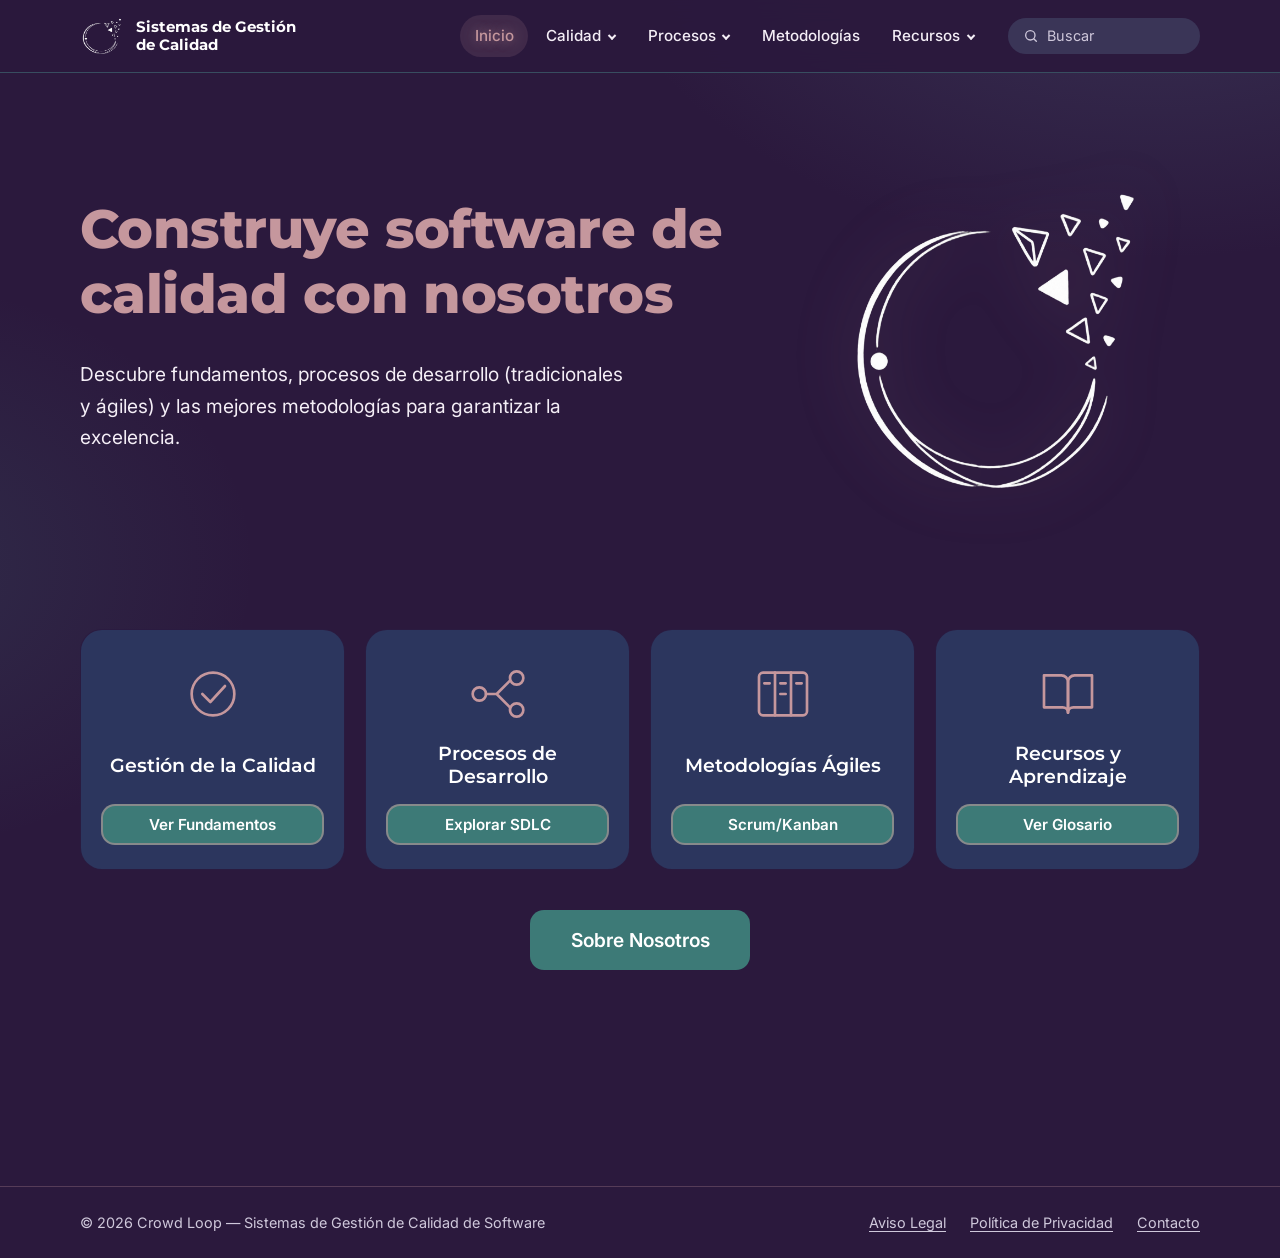
<file: index.html>
<!DOCTYPE html>
<html lang="es">
<head>
  <meta charset="utf-8">
  <meta name="viewport" content="width=device-width, initial-scale=1">
  <title>Inicio | SGCS · Crowd Loop</title>
  <meta name="description" content="Portal de Sistemas de Gestión de Calidad del Software: fundamentos, procesos y metodologías para construir software de calidad.">
  <link rel="icon" href="imagenes/logo.png" type="image/svg+xml">
  <link rel="preconnect" href="https://fonts.googleapis.com">
  <link rel="preconnect" href="https://fonts.gstatic.com" crossorigin>
  <link href="https://fonts.googleapis.com/css2?family=Inter:wght@400;500;600&family=Montserrat:wght@600;700;800&display=swap" rel="stylesheet">
  <link rel="stylesheet" href="styles.css">
  <script src="java.js" defer></script>
</head>
<body>
  <a class="skip-link" href="#contenido">Saltar al contenido</a>

  
  <header class="site-header">
    <div class="container header-inner">
      <a class="brand" href="index.html" aria-label="Sistemas de Gestión de Calidad, ir al inicio">
        <img src="imagenes/logo.png" alt="" width="44" height="44">
        <span>Sistemas de Gestión<br>de Calidad</span>
      </a>

      <!-- Botón hamburguesa: lo controla initNavigation() en java.js -->
      <button class="nav-toggle" type="button" aria-expanded="false" aria-controls="site-nav" aria-label="Abrir menú">
        <span class="nav-toggle-bar"></span>
        <span class="nav-toggle-bar"></span>
        <span class="nav-toggle-bar"></span>
      </button>

      <nav id="site-nav" class="site-nav" aria-label="Navegación principal">
        <ul class="nav-list">
          <li><a class="nav-link" href="index.html" aria-current="page">Inicio</a></li>
          <li class="has-sub">
            <a class="nav-link" href="fundamentos.html">Calidad</a>
            <ul class="submenu">
              <li><a href="fundamentos.html">Fundamentos de calidad</a></li>
            </ul>
          </li>
          <li class="has-sub">
            <a class="nav-link" href="sdlc.html">Procesos</a>
            <ul class="submenu">
              <li><a href="sdlc.html">Ciclo de vida (SDLC)</a></li>
              <li><a href="sdlc.html#models-title">Modelos tradicionales</a></li>
            </ul>
          </li>
          
          <li><a class="nav-link" href="metodologias.html">Metodologías</a></li>
          <li class="has-sub">
            <a class="nav-link" href="herramientas.html">Recursos</a>
            <ul class="submenu">
              <li><a href="herramientas.html">Herramientas de calidad</a></li>
              <li><a href="glosario.html" data-coming-soon>Glosario</a></li>
            </ul>
          </li>
        </ul>

        <form class="site-search" role="search" autocomplete="off">
          <label class="visually-hidden" for="site-search-input">Buscar en el sitio</label>
          <input id="site-search-input" type="search" placeholder="Buscar">
        </form>
      </nav>
    </div>
  </header>

<main id="contenido">

    <!-- HERO SECTION (US-01): 2 columnas en escritorio, 1 en móvil -->
    <section class="hero" aria-labelledby="hero-title">
      <div class="container hero-grid">
        <div class="hero-copy">
          <h1 id="hero-title">Construye software de calidad con nosotros</h1>
          <p class="lead">Descubre fundamentos, procesos de desarrollo (tradicionales y ágiles) y las mejores metodologías para garantizar la excelencia.</p>
        </div>
        <div class="hero-visual">
          <!-- Logo con animación CSS flotante e infinita (.float-logo) -->
          <img class="float-logo" src="imagenes/logo.png" alt="Logo de Crowd Loop: un aro del que se desprenden triángulos" width="320" height="320">
        </div> 
      </div>
    </section>

    
    <section class="section" aria-labelledby="cards-title">
      <div class="container">
        <h2 id="cards-title" class="visually-hidden">Secciones del portal</h2>
        <div class="cards-grid">
          <article class="nav-card">
            <svg class="card-icon" viewBox="0 0 48 48" aria-hidden="true"><circle cx="24" cy="24" r="16"/><path d="m16 24 6 6 11-12"/></svg>
            <h3>Gestión de la Calidad</h3>
            <a class="btn btn-secondary" href="fundamentos.html">Ver Fundamentos</a>
          </article>
          <article class="nav-card">
            <svg class="card-icon" viewBox="0 0 48 48" aria-hidden="true"><circle cx="10" cy="24" r="5"/><circle cx="38" cy="12" r="5"/><circle cx="38" cy="36" r="5"/><path d="M15 24h8l10-10M23 24l10 10"/></svg>
            <h3>Procesos de Desarrollo</h3>
            <a class="btn btn-secondary" href="sdlc.html">Explorar SDLC</a>
          </article>
          <article class="nav-card">
            <svg class="card-icon" viewBox="0 0 48 48" aria-hidden="true"><rect x="6" y="8" width="36" height="32" rx="3"/><path d="M18 8v32M30 8v32M10 16h4M22 16h4M22 24h4M34 16h4"/></svg>
            <h3>Metodologías Ágiles</h3>
            <a class="btn btn-secondary" href="metodologias.html">Scrum/Kanban</a>
          </article>
          <article class="nav-card">
            <svg class="card-icon" viewBox="0 0 48 48" aria-hidden="true"><path d="M6 10h13a5 5 0 0 1 5 5v23a4 4 0 0 0-4-4H6z"/><path d="M42 10H29a5 5 0 0 0-5 5v23a4 4 0 0 1 4-4h14z"/></svg>
            <h3>Recursos y Aprendizaje</h3>
            <a class="btn btn-secondary" href="glosario.html" data-coming-soon>Ver Glosario</a>
          </article>
        </div>

        <div class="about-cta">
          <a class="btn btn-primary btn-large" href="#sobre-nosotros">Sobre Nosotros</a>
        </div>
      </div>
    </section>

    
    <section class="section" id="sobre-nosotros" aria-labelledby="about-title">
      <!-- <div class="container">
        <h2 id="about-title">Sobre nosotros</h2>
        <p>Somos Crowd Loop, el equipo que desarrolla este portal para la materia Sistemas de Gestión de Calidad. Trabajamos con Scrum y aplicamos en el propio proyecto lo que explicamos en el sitio.</p>
        <ul class="team-list">
          <li><strong>Jazmin Almaza</strong><span>Scrum Master</span></li>
          <li><strong>Luisana Parra</strong><span>Diseñadora</span></li>
          <li><strong>Juliana Ledesma</strong><span>Programadora</span></li>
          <li><strong>Romina Salvay</strong><span>Tester</span></li>
        </ul>
      </div> -->
    </section>

  </main>


  <footer class="site-footer">
    <div class="container footer-inner">
      <p>© 2026 Crowd Loop — Sistemas de Gestión de Calidad de Software</p>
      <ul class="footer-links">
        <li><a href="aviso-legal.html" data-coming-soon>Aviso Legal</a></li>
        <li><a href="privacidad.html" data-coming-soon>Política de Privacidad</a></li>
        <li><a href="contacto.html" data-coming-soon>Contacto</a></li>
      </ul>
    </div>
  </footer>

</body>
</html>
</file>
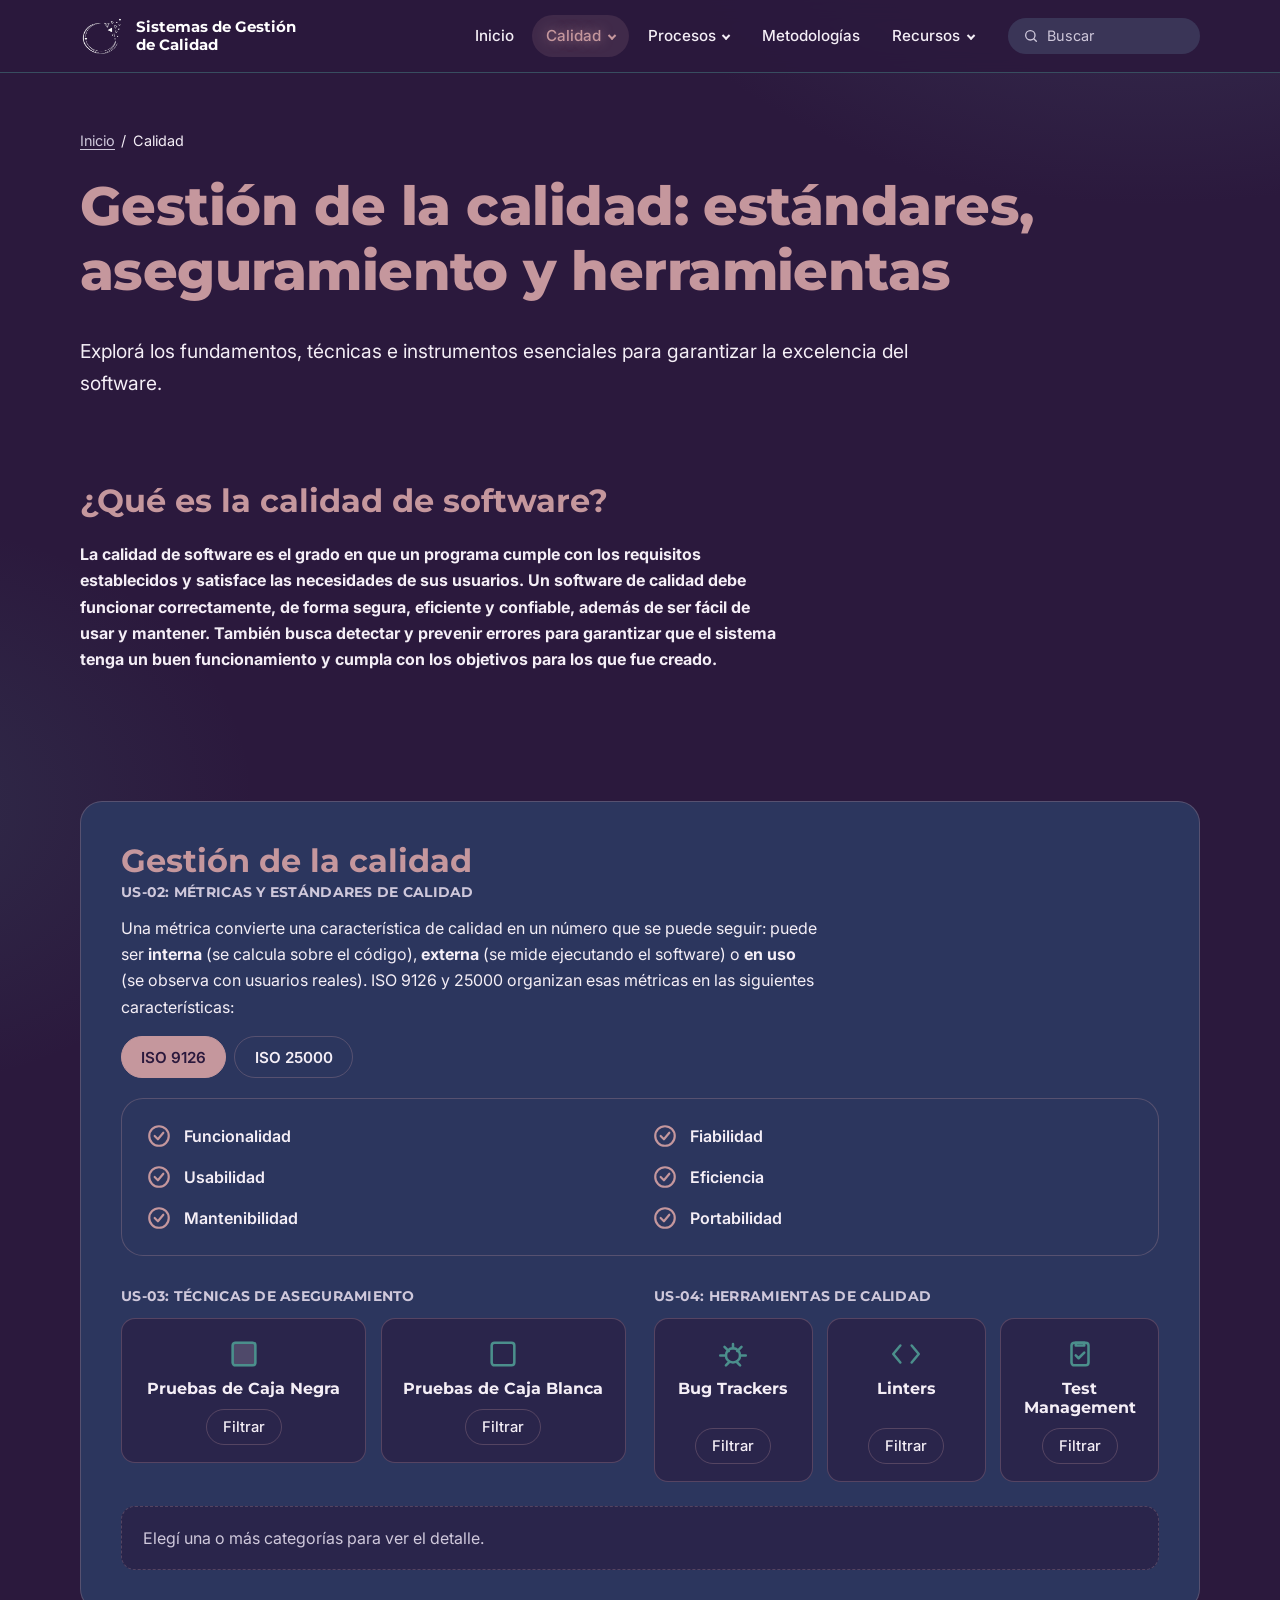
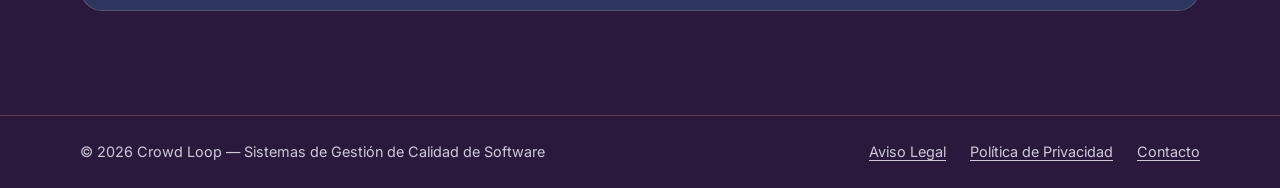
<file: fundamentos.html>
<!DOCTYPE html>
<html lang="es">
<head>
  <meta charset="utf-8">
  <meta name="viewport" content="width=device-width, initial-scale=1">
  <title>Gestión de la calidad | SGCS · Crowd Loop</title>
  <meta name="description" content="Estándares ISO/IEC 9126 y 25000, técnicas de aseguramiento y herramientas de calidad del software.">
  <link rel="icon" href="imagenes/logo.png" type="image/svg+xml">
  <link rel="preconnect" href="https://fonts.googleapis.com">
  <link rel="preconnect" href="https://fonts.gstatic.com" crossorigin>
  <link href="https://fonts.googleapis.com/css2?family=Inter:wght@400;500;600&family=Montserrat:wght@600;700;800&display=swap" rel="stylesheet">
  <link rel="stylesheet" href="styles.css">
  <script src="java.js" defer></script>
</head>
<body>
  <a class="skip-link" href="#contenido">Saltar al contenido</a>

  <!-- ENCABEZADO Y MENÚ DE NAVEGACIÓN (US-01) -->
  <header class="site-header">
    <div class="container header-inner">
      <a class="brand" href="index.html" aria-label="Sistemas de Gestión de Calidad, ir al inicio">
        <img src="imagenes/logo.png" alt="" width="44" height="44">
        <span>Sistemas de Gestión<br>de Calidad</span>
      </a>

      <!-- Botón hamburguesa: lo controla initNavigation() en java.js -->
      <button class="nav-toggle" type="button" aria-expanded="false" aria-controls="site-nav" aria-label="Abrir menú">
        <span class="nav-toggle-bar"></span>
        <span class="nav-toggle-bar"></span>
        <span class="nav-toggle-bar"></span>
      </button>

      <nav id="site-nav" class="site-nav" aria-label="Navegación principal">
        <ul class="nav-list">
          <li><a class="nav-link" href="index.html">Inicio</a></li>
          <li class="has-sub">
            <a class="nav-link is-active" href="fundamentos.html">Calidad</a>
            <ul class="submenu">
              <li><a href="fundamentos.html" aria-current="page">Fundamentos de calidad</a></li>
            
            </ul>
          </li>
          <li class="has-sub">
            <a class="nav-link" href="sdlc.html">Procesos</a>
            <ul class="submenu">
              <li><a href="sdlc.html">Ciclo de vida (SDLC)</a></li>
              <li><a href="sdlc.html#models-title">Modelos tradicionales</a></li>
            </ul>
          </li>
          <!-- Página prevista para un próximo sprint: data-coming-soon muestra un aviso -->
          <li><a class="nav-link" href="metodologias.html">Metodologías</a></li>
          <li class="has-sub">
            <a class="nav-link" href="herramientas.html">Recursos</a>
            <ul class="submenu">
              <li><a href="herramientas.html">Herramientas de calidad</a></li>
              <li><a href="glosario.html" data-coming-soon>Glosario</a></li>
            </ul>
          </li>
        </ul>

        <form class="site-search" role="search" autocomplete="off">
          <label class="visually-hidden" for="site-search-input">Buscar en el sitio</label>
          <input id="site-search-input" type="search" placeholder="Buscar">
        </form>
      </nav>
    </div>
  </header>

<main id="contenido">

    <section class="page-hero">
      <div class="container">
        <nav class="breadcrumb" aria-label="Ruta de navegación"><ol><li><a href="index.html">Inicio</a></li><li aria-current="page">Calidad</li></ol></nav>
        <h1>Gestión de la calidad: estándares, aseguramiento y herramientas</h1>
        <p class="lead">Explorá los fundamentos, técnicas e instrumentos esenciales para garantizar la excelencia del software.</p>
      </div>
    </section>

    <!-- EXPLICACIÓN GENERAL: qué es la calidad de software y por qué importa -->
    <section class="section" aria-labelledby="intro-title">
      <div class="container">
        <h2 id="intro-title" class="section-title">¿Qué es la calidad de software?</h2>
        <p><strong>La calidad de software es el grado en que un programa cumple con los requisitos establecidos y satisface las necesidades de sus usuarios. Un software de calidad debe funcionar correctamente, de forma segura, eficiente y confiable, además de ser fácil de usar y mantener. También busca detectar y prevenir errores para garantizar que el sistema tenga un buen funcionamiento y cumpla con los objetivos para los que fue creado.</strong></p>
      </div>
    </section>

    <!-- TARJETA RESUMEN: cruza US-02 (estándares), US-03 (técnicas) y US-04 (herramientas) -->
    <section class="section" aria-labelledby="quality-card-title">
      <div class="container">
        <div class="quality-card">
          <h2 id="quality-card-title">Gestión de la calidad</h2>

          <!-- US-02: métricas + pestañas con los 6 vistazos rápidos de cada norma -->
          <p class="eyebrow">US-02: Métricas y estándares de calidad</p>
          <p>Una métrica convierte una característica de calidad en un número que se puede seguir: puede ser <strong>interna</strong> (se calcula sobre el código), <strong>externa</strong> (se mide ejecutando el software) o <strong>en uso</strong> (se observa con usuarios reales). ISO 9126 y 25000 organizan esas métricas en las siguientes características:</p>
          <div data-tabs>
            <div class="tablist" role="tablist" aria-label="Normas de calidad">
              <button class="tab" role="tab" id="qtab-9126" aria-controls="qpanel-9126" aria-selected="true" type="button">ISO 9126</button>
              <button class="tab" role="tab" id="qtab-25000" aria-controls="qpanel-25000" aria-selected="false" tabindex="-1" type="button">ISO 25000</button>
            </div>

            <div class="tab-panel iso-panel" role="tabpanel" id="qpanel-9126" aria-labelledby="qtab-9126" tabindex="0">
              <div class="iso-grid">
                <div class="iso-item"><svg class="iso-icon" viewBox="0 0 24 24" aria-hidden="true"><circle cx="12" cy="12" r="9"/><path d="m8 12 3 3 5-6"/></svg><span>Funcionalidad</span></div>
                <div class="iso-item"><svg class="iso-icon" viewBox="0 0 24 24" aria-hidden="true"><circle cx="12" cy="12" r="9"/><path d="m8 12 3 3 5-6"/></svg><span>Fiabilidad</span></div>
                <div class="iso-item"><svg class="iso-icon" viewBox="0 0 24 24" aria-hidden="true"><circle cx="12" cy="12" r="9"/><path d="m8 12 3 3 5-6"/></svg><span>Usabilidad</span></div>
                <div class="iso-item"><svg class="iso-icon" viewBox="0 0 24 24" aria-hidden="true"><circle cx="12" cy="12" r="9"/><path d="m8 12 3 3 5-6"/></svg><span>Eficiencia</span></div>
                <div class="iso-item"><svg class="iso-icon" viewBox="0 0 24 24" aria-hidden="true"><circle cx="12" cy="12" r="9"/><path d="m8 12 3 3 5-6"/></svg><span>Mantenibilidad</span></div>
                <div class="iso-item"><svg class="iso-icon" viewBox="0 0 24 24" aria-hidden="true"><circle cx="12" cy="12" r="9"/><path d="m8 12 3 3 5-6"/></svg><span>Portabilidad</span></div>
              </div>
            </div>

            <div class="tab-panel iso-panel" role="tabpanel" id="qpanel-25000" aria-labelledby="qtab-25000" tabindex="0" hidden>
              <div class="iso-grid">
                <div class="iso-item"><svg class="iso-icon" viewBox="0 0 24 24" aria-hidden="true"><circle cx="12" cy="12" r="9"/><path d="m8 12 3 3 5-6"/></svg><span>Adecuación funcional</span></div>
                <div class="iso-item"><svg class="iso-icon" viewBox="0 0 24 24" aria-hidden="true"><circle cx="12" cy="12" r="9"/><path d="m8 12 3 3 5-6"/></svg><span>Eficiencia de desempeño</span></div>
                <div class="iso-item"><svg class="iso-icon" viewBox="0 0 24 24" aria-hidden="true"><circle cx="12" cy="12" r="9"/><path d="m8 12 3 3 5-6"/></svg><span>Compatibilidad</span></div>
                <div class="iso-item"><svg class="iso-icon" viewBox="0 0 24 24" aria-hidden="true"><circle cx="12" cy="12" r="9"/><path d="m8 12 3 3 5-6"/></svg><span>Usabilidad</span></div>
                <div class="iso-item"><svg class="iso-icon" viewBox="0 0 24 24" aria-hidden="true"><circle cx="12" cy="12" r="9"/><path d="m8 12 3 3 5-6"/></svg><span>Fiabilidad</span></div>
                <div class="iso-item"><svg class="iso-icon" viewBox="0 0 24 24" aria-hidden="true"><circle cx="12" cy="12" r="9"/><path d="m8 12 3 3 5-6"/></svg><span>Seguridad</span></div>
              </div>
            </div>
          </div>

          <!-- US-03 y US-04: dos columnas con tarjetas chicas y botón "Filtrar" -->
          <div class="quality-split">
            <div class="mini-group">
              <p class="eyebrow">US-03: Técnicas de aseguramiento</p>
              <div class="mini-grid">
                <article class="mini-card">
                  <svg class="mini-icon" viewBox="0 0 24 24" aria-hidden="true"><rect x="4" y="4" width="16" height="16" rx="2" fill="currentColor" opacity=".18"/><rect x="4" y="4" width="16" height="16" rx="2"/></svg>
                  <h4>Pruebas de Caja Negra</h4>
                  <button class="chip-btn" type="button" data-filter-item="caja-negra" aria-pressed="false" aria-controls="quality-filter-results">Filtrar</button>
                </article>
                <article class="mini-card">
                  <svg class="mini-icon" viewBox="0 0 24 24" aria-hidden="true"><rect x="4" y="4" width="16" height="16" rx="2"/></svg>
                  <h4>Pruebas de Caja Blanca</h4>
                  <button class="chip-btn" type="button" data-filter-item="caja-blanca" aria-pressed="false" aria-controls="quality-filter-results">Filtrar</button>
                </article>
              </div>
            </div>

            <div class="mini-group">
              <p class="eyebrow">US-04: Herramientas de calidad</p>
              <div class="mini-grid">
                <article class="mini-card">
                  <svg class="mini-icon" viewBox="0 0 24 24" aria-hidden="true"><circle cx="12" cy="13" r="5"/><path d="M12 8V5M9 10 6 7M15 10l3-3M7 13H3M21 13h-4M9 18l-2 2M15 18l2 2"/></svg>
                  <h4>Bug Trackers</h4>
                  <button class="chip-btn" type="button" data-filter-item="bug-trackers" aria-pressed="false" aria-controls="quality-filter-results">Filtrar</button>
                </article>
                <article class="mini-card">
                  <svg class="mini-icon" viewBox="0 0 24 24" aria-hidden="true"><path d="M8 6 3 12l5 6M16 6l5 6-5 6"/></svg>
                  <h4>Linters</h4>
                  <button class="chip-btn" type="button" data-filter-item="linters" aria-pressed="false" aria-controls="quality-filter-results">Filtrar</button>
                </article>
                <article class="mini-card">
                  <svg class="mini-icon" viewBox="0 0 24 24" aria-hidden="true"><rect x="6" y="4" width="12" height="16" rx="2"/><path d="M9 4h6v2H9z"/><path d="m9 13 2 2 4-4"/></svg>
                  <h4>Test Management</h4>
                  <button class="chip-btn" type="button" data-filter-item="test-management" aria-pressed="false" aria-controls="quality-filter-results">Filtrar</button>
                </article>
              </div>
            </div>
          </div>

          <!-- Panel de resultados del filtro (US-03/US-04): lo arma initQualityFilters() en java.js -->
          <div class="filter-results" id="quality-filter-results" aria-live="polite">
            <p class="filter-hint">Elegí una o más categorías para ver el detalle.</p>
          </div>

        </div>
      </div>
    </section>


  </main>

  <!-- PIE DE PÁGINA -->
  <footer class="site-footer">
    <div class="container footer-inner">
      <p>© 2026 Crowd Loop — Sistemas de Gestión de Calidad de Software</p>
      <ul class="footer-links">
        <li><a href="aviso-legal.html" data-coming-soon>Aviso Legal</a></li>
        <li><a href="privacidad.html" data-coming-soon>Política de Privacidad</a></li>
        <li><a href="contacto.html" data-coming-soon>Contacto</a></li>
      </ul>
    </div>
  </footer>

</body>
</html>
</file>
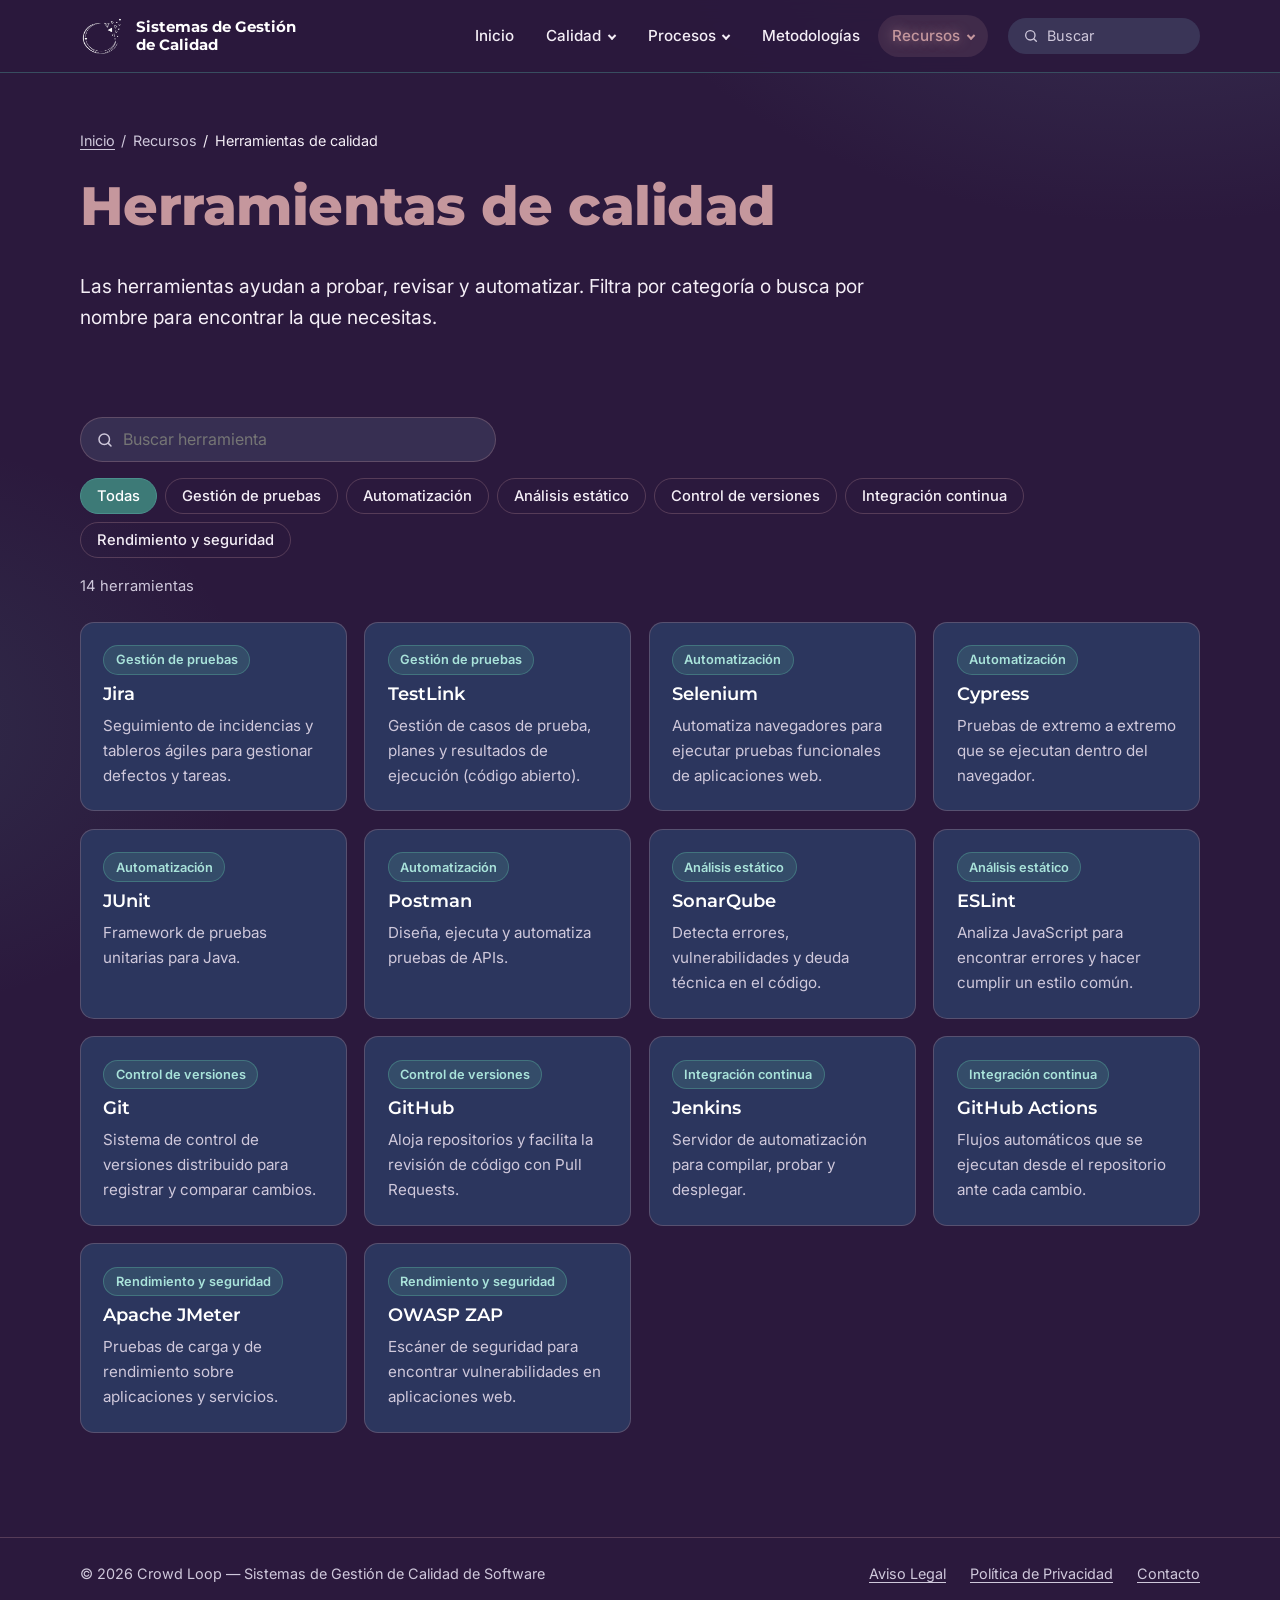
<file: herramientas.html>
<!DOCTYPE html>
<html lang="es">
<head>
  <meta charset="utf-8">
  <meta name="viewport" content="width=device-width, initial-scale=1">
  <title>Herramientas de calidad | SGCS · Crowd Loop</title>
  <meta name="description" content="Catálogo filtrable de herramientas de pruebas, análisis estático, control de versiones, integración continua y rendimiento.">
  <link rel="icon" href="imagenes/logo.png" type="image/svg+xml">
  <link rel="preconnect" href="https://fonts.googleapis.com">
  <link rel="preconnect" href="https://fonts.gstatic.com" crossorigin>
  <link href="https://fonts.googleapis.com/css2?family=Inter:wght@400;500;600&family=Montserrat:wght@600;700;800&display=swap" rel="stylesheet">
  <link rel="stylesheet" href="styles.css">
  <script src="java.js" defer></script>
</head>
<body>
  <a class="skip-link" href="#contenido">Saltar al contenido</a>

  <!-- ENCABEZADO Y MENÚ DE NAVEGACIÓN (US-01) -->
  <header class="site-header">
    <div class="container header-inner">
      <a class="brand" href="index.html" aria-label="Sistemas de Gestión de Calidad, ir al inicio">
        <img src="imagenes/logo.png" alt="" width="44" height="44">
        <span>Sistemas de Gestión<br>de Calidad</span>
      </a>

      <!-- Botón hamburguesa: lo controla initNavigation() en java.js -->
      <button class="nav-toggle" type="button" aria-expanded="false" aria-controls="site-nav" aria-label="Abrir menú">
        <span class="nav-toggle-bar"></span>
        <span class="nav-toggle-bar"></span>
        <span class="nav-toggle-bar"></span>
      </button>

      <nav id="site-nav" class="site-nav" aria-label="Navegación principal">
        <ul class="nav-list">
          <li><a class="nav-link" href="index.html">Inicio</a></li>
          <li class="has-sub">
            <a class="nav-link" href="fundamentos.html">Calidad</a>
            <ul class="submenu">
              <li><a href="fundamentos.html">Fundamentos de calidad</a></li>
            </ul>
          </li>
          <li class="has-sub">
            <a class="nav-link" href="sdlc.html">Procesos</a>
            <ul class="submenu">
              <li><a href="sdlc.html">Ciclo de vida (SDLC)</a></li>
              <li><a href="sdlc.html#models-title">Modelos tradicionales</a></li>
            </ul>
          </li>
          <!-- Página prevista para un próximo sprint: data-coming-soon muestra un aviso -->
          <li><a class="nav-link" href="metodologias.html">Metodologías</a></li>
          <li class="has-sub">
            <a class="nav-link is-active" href="herramientas.html">Recursos</a>
            <ul class="submenu">
              <li><a href="herramientas.html" aria-current="page">Herramientas de calidad</a></li>
              <li><a href="glosario.html" data-coming-soon>Glosario</a></li>
            </ul>
          </li>
        </ul>

        <form class="site-search" role="search" autocomplete="off">
          <label class="visually-hidden" for="site-search-input">Buscar en el sitio</label>
          <input id="site-search-input" type="search" placeholder="Buscar">
        </form>
      </nav>
    </div>
  </header>

<main id="contenido">

    <section class="page-hero">
      <div class="container">
        <nav class="breadcrumb" aria-label="Ruta de navegación"><ol><li><a href="index.html">Inicio</a></li><li>Recursos</li><li aria-current="page">Herramientas de calidad</li></ol></nav>
        <h1>Herramientas de calidad</h1>
        <p class="lead">Las herramientas ayudan a probar, revisar y automatizar. Filtra por categoría o busca por nombre para encontrar la que necesitas.</p>
      </div>
    </section>

    <section class="section" aria-label="Catálogo de herramientas">
      <div class="container">

        <!-- FILTROS (US-04): los controla initToolFilter() en java.js -->
        <div class="filter-bar">
          <div>
            <label class="visually-hidden" for="tool-search">Buscar herramienta</label>
            <input class="filter-search" id="tool-search" type="search" placeholder="Buscar herramienta" autocomplete="off">
          </div>
          <div class="filter-chips" role="group" aria-label="Filtrar por categoría">
            <button class="chip-btn" type="button" data-filter="todas" aria-pressed="true">Todas</button>
            <button class="chip-btn" type="button" data-filter="gestion" aria-pressed="false">Gestión de pruebas</button>
            <button class="chip-btn" type="button" data-filter="automatizacion" aria-pressed="false">Automatización</button>
            <button class="chip-btn" type="button" data-filter="estatico" aria-pressed="false">Análisis estático</button>
            <button class="chip-btn" type="button" data-filter="versiones" aria-pressed="false">Control de versiones</button>
            <button class="chip-btn" type="button" data-filter="cicd" aria-pressed="false">Integración continua</button>
            <button class="chip-btn" type="button" data-filter="rendimiento" aria-pressed="false">Rendimiento y seguridad</button>
          </div>
          <p class="filter-status" id="filter-count" aria-live="polite">14 herramientas</p>
        </div>

        <!-- GRILLA CSS DE TARJETAS: cada tarjeta declara su categoría en data-category -->
        <ul class="tools-grid" data-filter-grid>
          <li class="tool-card" data-category="gestion">
            <span class="tag">Gestión de pruebas</span>
            <h3>Jira</h3>
            <p>Seguimiento de incidencias y tableros ágiles para gestionar defectos y tareas.</p>
          </li>
          <li class="tool-card" data-category="gestion">
            <span class="tag">Gestión de pruebas</span>
            <h3>TestLink</h3>
            <p>Gestión de casos de prueba, planes y resultados de ejecución (código abierto).</p>
          </li>
          <li class="tool-card" data-category="automatizacion">
            <span class="tag">Automatización</span>
            <h3>Selenium</h3>
            <p>Automatiza navegadores para ejecutar pruebas funcionales de aplicaciones web.</p>
          </li>
          <li class="tool-card" data-category="automatizacion">
            <span class="tag">Automatización</span>
            <h3>Cypress</h3>
            <p>Pruebas de extremo a extremo que se ejecutan dentro del navegador.</p>
          </li>
          <li class="tool-card" data-category="automatizacion">
            <span class="tag">Automatización</span>
            <h3>JUnit</h3>
            <p>Framework de pruebas unitarias para Java.</p>
          </li>
          <li class="tool-card" data-category="automatizacion">
            <span class="tag">Automatización</span>
            <h3>Postman</h3>
            <p>Diseña, ejecuta y automatiza pruebas de APIs.</p>
          </li>
          <li class="tool-card" data-category="estatico">
            <span class="tag">Análisis estático</span>
            <h3>SonarQube</h3>
            <p>Detecta errores, vulnerabilidades y deuda técnica en el código.</p>
          </li>
          <li class="tool-card" data-category="estatico">
            <span class="tag">Análisis estático</span>
            <h3>ESLint</h3>
            <p>Analiza JavaScript para encontrar errores y hacer cumplir un estilo común.</p>
          </li>
          <li class="tool-card" data-category="versiones">
            <span class="tag">Control de versiones</span>
            <h3>Git</h3>
            <p>Sistema de control de versiones distribuido para registrar y comparar cambios.</p>
          </li>
          <li class="tool-card" data-category="versiones">
            <span class="tag">Control de versiones</span>
            <h3>GitHub</h3>
            <p>Aloja repositorios y facilita la revisión de código con Pull Requests.</p>
          </li>
          <li class="tool-card" data-category="cicd">
            <span class="tag">Integración continua</span>
            <h3>Jenkins</h3>
            <p>Servidor de automatización para compilar, probar y desplegar.</p>
          </li>
          <li class="tool-card" data-category="cicd">
            <span class="tag">Integración continua</span>
            <h3>GitHub Actions</h3>
            <p>Flujos automáticos que se ejecutan desde el repositorio ante cada cambio.</p>
          </li>
          <li class="tool-card" data-category="rendimiento">
            <span class="tag">Rendimiento y seguridad</span>
            <h3>Apache JMeter</h3>
            <p>Pruebas de carga y de rendimiento sobre aplicaciones y servicios.</p>
          </li>
          <li class="tool-card" data-category="rendimiento">
            <span class="tag">Rendimiento y seguridad</span>
            <h3>OWASP ZAP</h3>
            <p>Escáner de seguridad para encontrar vulnerabilidades en aplicaciones web.</p>
          </li>
        </ul>

        <div class="empty-state" id="filter-empty" hidden>
          <h3>No hay herramientas con esos filtros</h3>
          <p>Prueba con otra palabra o vuelve a ver todo el catálogo.</p>
          <button class="btn-outline" id="filter-clear" type="button">Limpiar filtros</button>
        </div>

      </div>
    </section>

  </main>

  <!-- PIE DE PÁGINA -->
  <footer class="site-footer">
    <div class="container footer-inner">
      <p>© 2026 Crowd Loop — Sistemas de Gestión de Calidad de Software</p>
      <ul class="footer-links">
        <li><a href="aviso-legal.html" data-coming-soon>Aviso Legal</a></li>
        <li><a href="privacidad.html" data-coming-soon>Política de Privacidad</a></li>
        <li><a href="contacto.html" data-coming-soon>Contacto</a></li>
      </ul>
    </div>
  </footer>

</body>
</html>
</file>
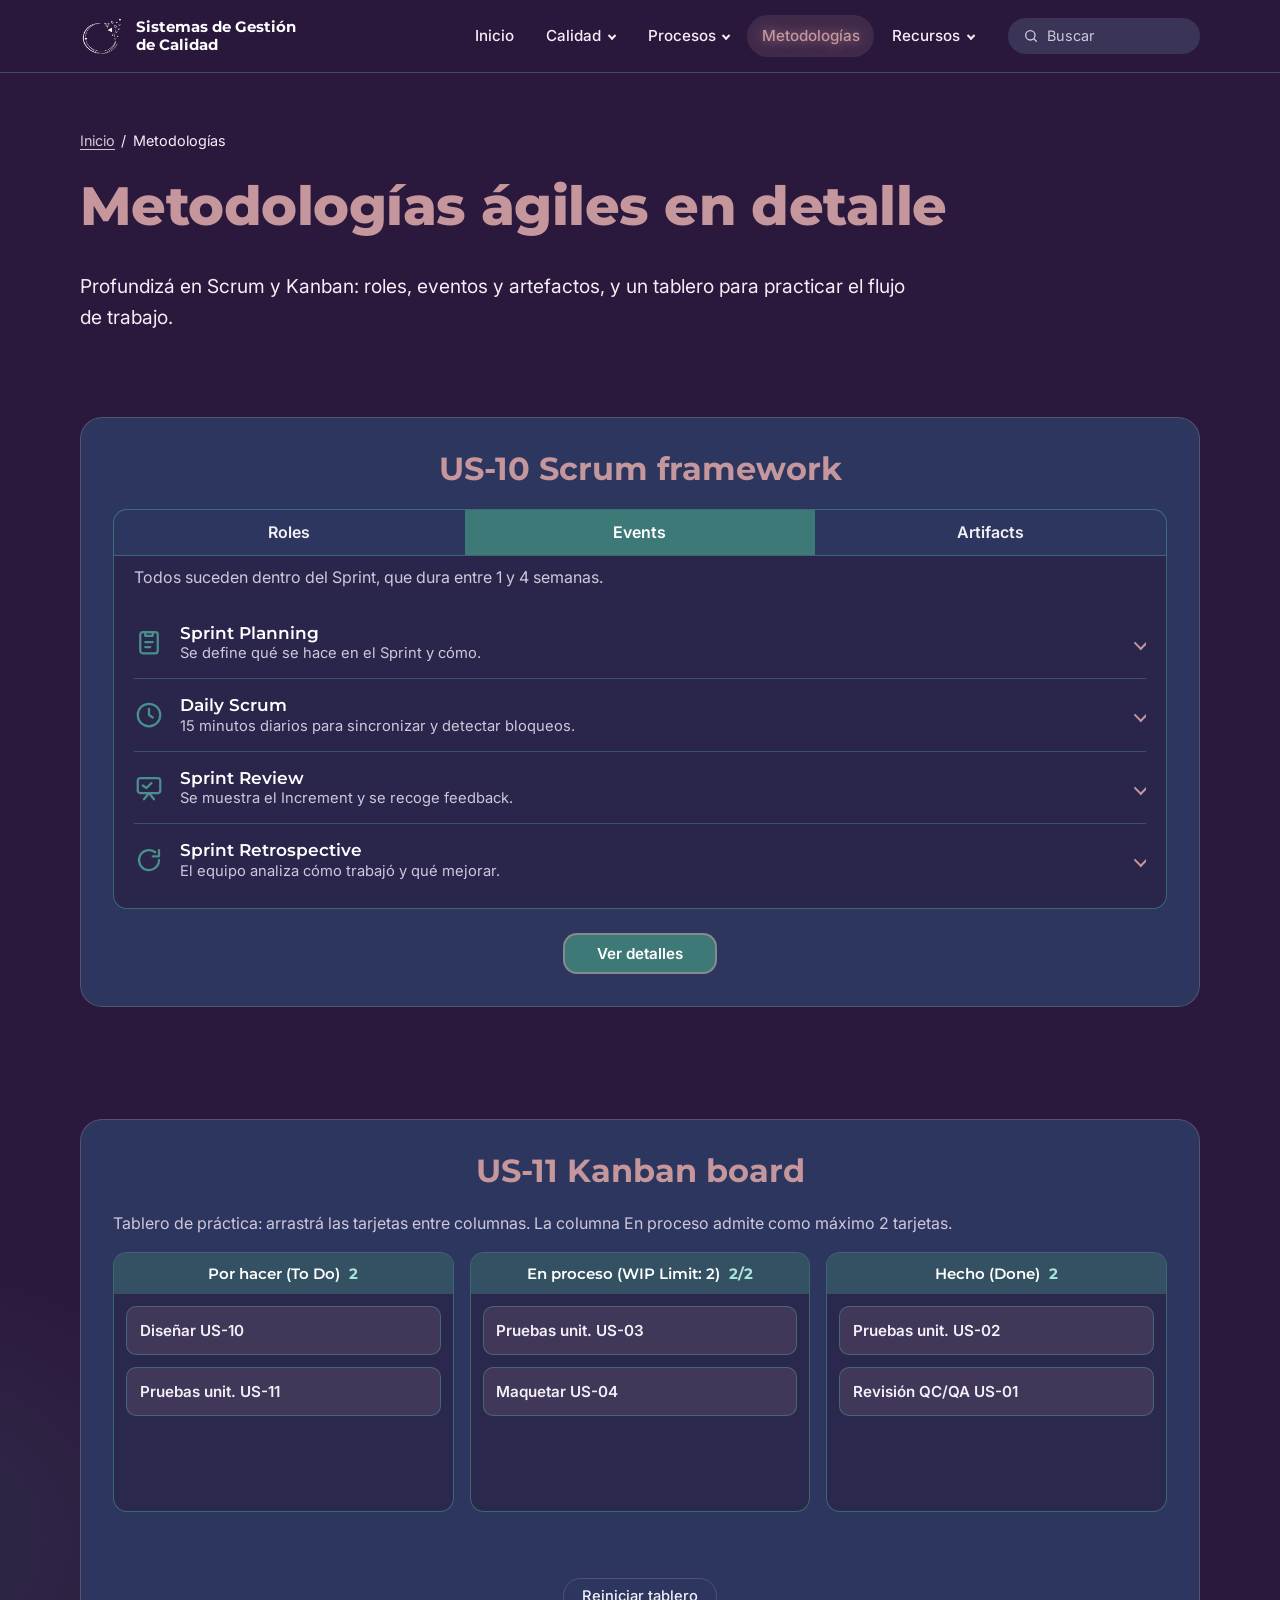
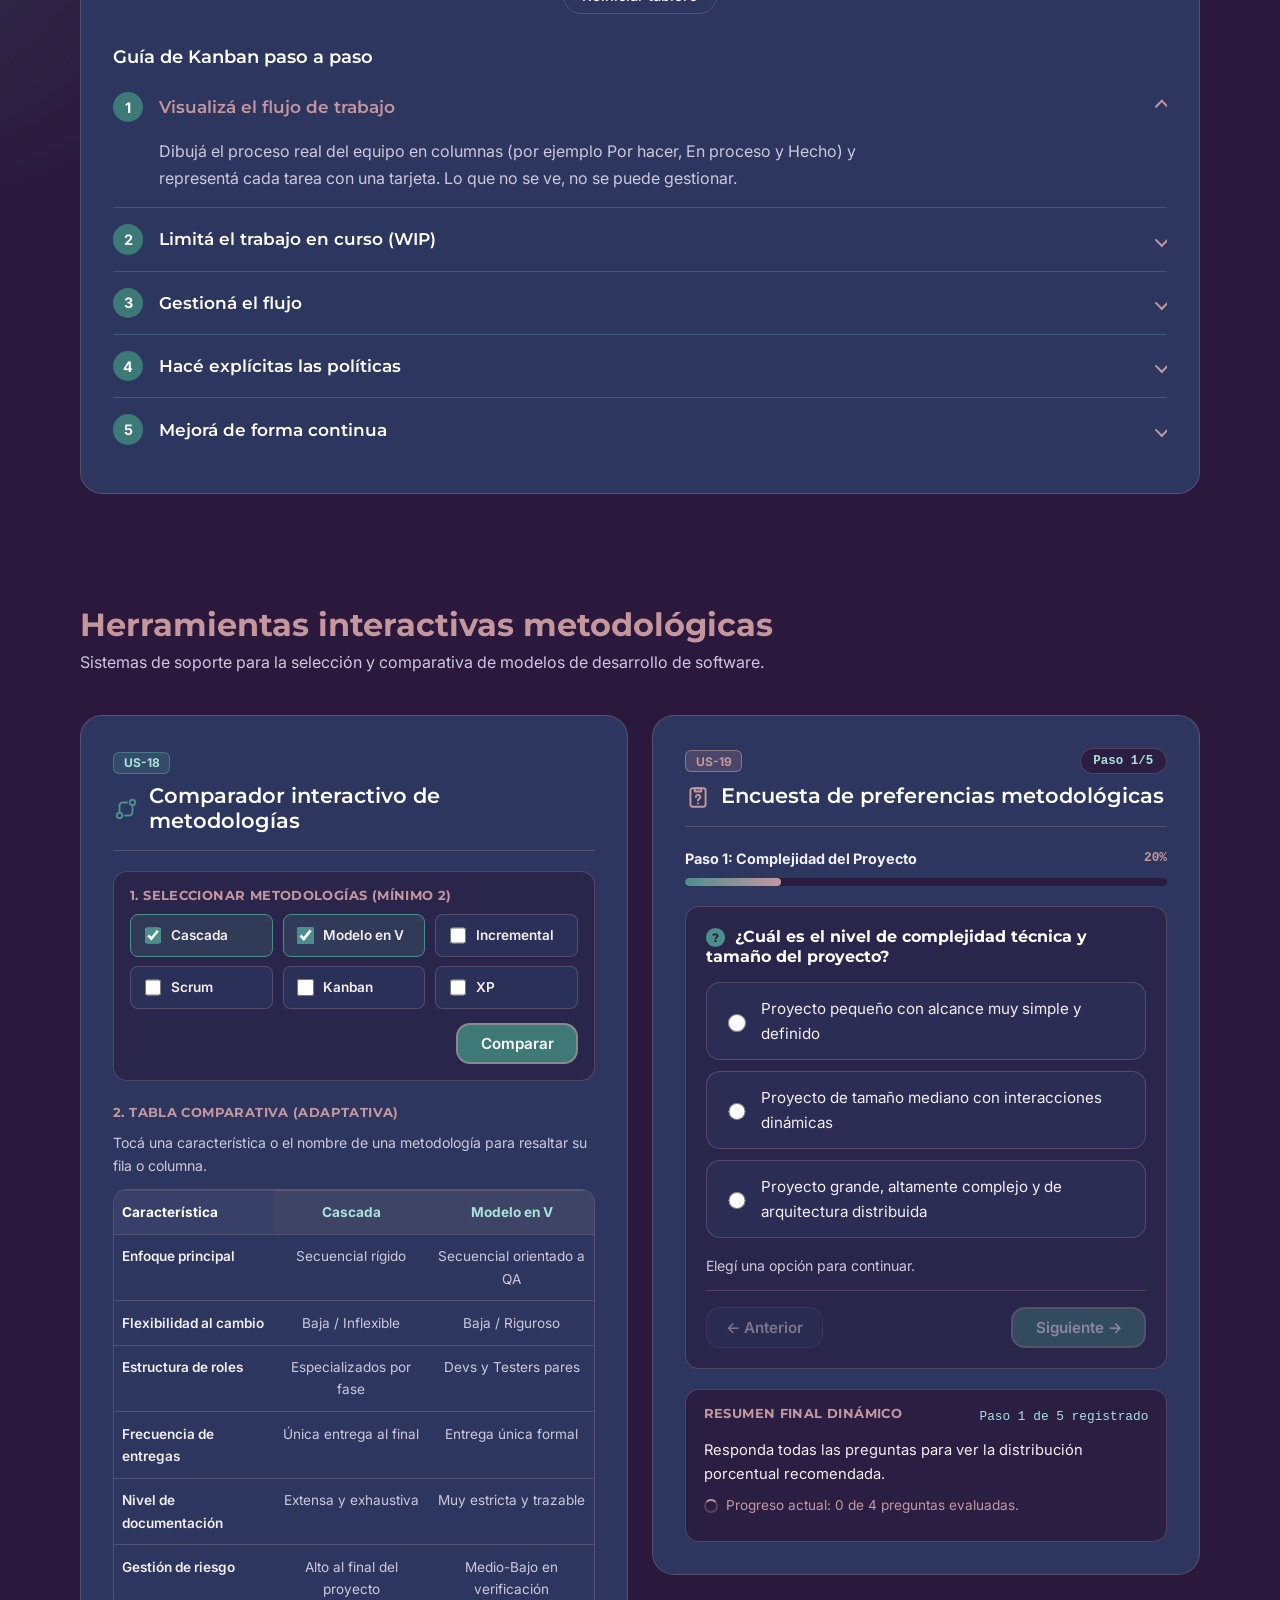
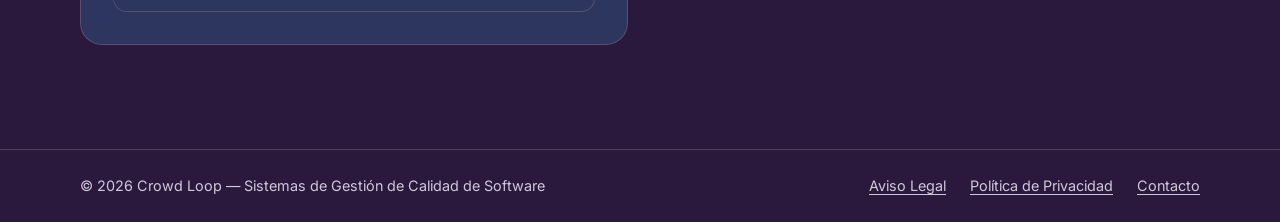
<file: metodologias.html>
<!DOCTYPE html>
<html lang="es">
<head>
  <meta charset="utf-8">
  <meta name="viewport" content="width=device-width, initial-scale=1">
  <title>Metodologías ágiles | SGCS · Crowd Loop</title>
  <meta name="description" content="Scrum y Kanban en detalle: roles, eventos y artefactos, y un tablero Kanban interactivo para practicar el flujo de trabajo.">
  <link rel="icon" href="imagenes/logo.png" type="image/svg+xml">
  <link rel="preconnect" href="https://fonts.googleapis.com">
  <link rel="preconnect" href="https://fonts.gstatic.com" crossorigin>
  <link href="https://fonts.googleapis.com/css2?family=Inter:wght@400;500;600&family=Montserrat:wght@600;700;800&display=swap" rel="stylesheet">
  <link rel="stylesheet" href="styles.css">
  <script src="java.js" defer></script>
</head>
<body>
  <a class="skip-link" href="#contenido">Saltar al contenido</a>

  <!-- ENCABEZADO Y MENÚ DE NAVEGACIÓN (US-01) -->
  <header class="site-header">
    <div class="container header-inner">
      <a class="brand" href="index.html" aria-label="Sistemas de Gestión de Calidad, ir al inicio">
        <img src="imagenes/logo.png" alt="" width="44" height="44">
        <span>Sistemas de Gestión<br>de Calidad</span>
      </a>

      <!-- Botón hamburguesa: lo controla initNavigation() en java.js -->
      <button class="nav-toggle" type="button" aria-expanded="false" aria-controls="site-nav" aria-label="Abrir menú">
        <span class="nav-toggle-bar"></span>
        <span class="nav-toggle-bar"></span>
        <span class="nav-toggle-bar"></span>
      </button>

      <nav id="site-nav" class="site-nav" aria-label="Navegación principal">
        <ul class="nav-list">
          <li><a class="nav-link" href="index.html">Inicio</a></li>
          <li class="has-sub">
            <a class="nav-link" href="fundamentos.html">Calidad</a>
            <ul class="submenu">
              <li><a href="fundamentos.html">Fundamentos de calidad</a></li>
              <li><a href="tecnicas.html">Técnicas de aseguramiento</a></li>
            </ul>
          </li>
          <li class="has-sub">
            <a class="nav-link" href="sdlc.html">Procesos</a>
            <ul class="submenu">
              <li><a href="sdlc.html">Ciclo de vida (SDLC)</a></li>
              <li><a href="sdlc.html#models-title">Modelos tradicionales</a></li>
            </ul>
          </li>
          <li><a class="nav-link is-active" href="metodologias.html" aria-current="page">Metodologías</a></li>
          <li class="has-sub">
            <a class="nav-link" href="herramientas.html">Recursos</a>
            <ul class="submenu">
              <li><a href="herramientas.html">Herramientas de calidad</a></li>
              <li><a href="glosario.html" data-coming-soon>Glosario</a></li>
            </ul>
          </li>
        </ul>

        <form class="site-search" role="search" autocomplete="off">
          <label class="visually-hidden" for="site-search-input">Buscar en el sitio</label>
          <input id="site-search-input" type="search" placeholder="Buscar">
        </form>
      </nav>
    </div>
  </header>

<main id="contenido">

    <section class="page-hero">
      <div class="container">
        <nav class="breadcrumb" aria-label="Ruta de navegación"><ol><li><a href="index.html">Inicio</a></li><li aria-current="page">Metodologías</li></ol></nav>
        <h1>Metodologías ágiles en detalle</h1>
        <p class="lead">Profundizá en Scrum y Kanban: roles, eventos y artefactos, y un tablero para practicar el flujo de trabajo.</p>
      </div>
    </section>

    <!-- US-10: SCRUM FRAMEWORK (pestañas + acordeones; los controlan initTabs(), initAccordions() e initExpandAll() en java.js) -->
    <section class="section" aria-labelledby="scrum-title">
      <div class="container">
        <div class="method-card">
          <h2 id="scrum-title">US-10 Scrum framework</h2>

          <div data-tabs>
            <div class="tablist" role="tablist" aria-label="Scrum framework">
              <button class="tab" role="tab" id="stab-roles" aria-controls="spanel-roles" aria-selected="false" tabindex="-1" type="button">Roles</button>
              <button class="tab" role="tab" id="stab-events" aria-controls="spanel-events" aria-selected="true" type="button">Events</button>
              <button class="tab" role="tab" id="stab-artifacts" aria-controls="spanel-artifacts" aria-selected="false" tabindex="-1" type="button">Artifacts</button>
            </div>
          <div class="tab-panel" role="tabpanel" id="spanel-roles" aria-labelledby="stab-roles" tabindex="0" hidden>
            <div class="accordion scrum-list" data-accordion>
            <div class="acc-item">
              <h3 class="acc-heading"><button class="acc-trigger" id="sr-t-1" aria-expanded="false" aria-controls="sr-p-1" type="button">
                <span class="item-head">
                  <svg class="item-icon" viewBox="0 0 24 24" aria-hidden="true"><path d="M5 21V4M5 4h12l-2 4 2 4H5"/></svg>
                  <span class="item-text"><span class="item-title">Product Owner</span><span class="item-desc">Maximiza el valor del producto y ordena el Product Backlog.</span></span>
                </span>
              </button></h3>
              <div class="acc-panel" id="sr-p-1" role="region" aria-labelledby="sr-t-1" hidden>
                <p>Es una sola persona, no un comité. Decide qué se construye y en qué orden, comunica el Product Goal y define qué aporta más valor al producto.</p>
              </div>
            </div>
            <div class="acc-item">
              <h3 class="acc-heading"><button class="acc-trigger" id="sr-t-2" aria-expanded="false" aria-controls="sr-p-2" type="button">
                <span class="item-head">
                  <svg class="item-icon" viewBox="0 0 24 24" aria-hidden="true"><path d="M12 3l8 3v6c0 5-3.5 8-8 9-4.5-1-8-4-8-9V6z"/></svg>
                  <span class="item-text"><span class="item-title">Scrum Master</span><span class="item-desc">Ayuda al equipo a entender y aplicar Scrum.</span></span>
                </span>
              </button></h3>
              <div class="acc-panel" id="sr-p-2" role="region" aria-labelledby="sr-t-2" hidden>
                <p>Es un líder-servidor: quita impedimentos, facilita los eventos cuando hace falta y protege al equipo de las interrupciones. No es un jefe de proyecto.</p>
              </div>
            </div>
            <div class="acc-item">
              <h3 class="acc-heading"><button class="acc-trigger" id="sr-t-3" aria-expanded="false" aria-controls="sr-p-3" type="button">
                <span class="item-head">
                  <svg class="item-icon" viewBox="0 0 24 24" aria-hidden="true"><path d="M8 7l-5 5 5 5M16 7l5 5-5 5"/></svg>
                  <span class="item-text"><span class="item-title">Developers</span><span class="item-desc">Construyen un Increment utilizable en cada Sprint.</span></span>
                </span>
              </button></h3>
              <div class="acc-panel" id="sr-p-3" role="region" aria-labelledby="sr-t-3" hidden>
                <p>Son quienes hacen el trabajo: diseñan, programan y prueban. Se autoorganizan, arman el Sprint Backlog y son responsables de la calidad (Definition of Done).</p>
              </div>
            </div>
            </div>
          </div>
          <div class="tab-panel" role="tabpanel" id="spanel-events" aria-labelledby="stab-events" tabindex="0">
            <p class="method-lead">Todos suceden dentro del Sprint, que dura entre 1 y 4 semanas.</p>
            <div class="accordion scrum-list" data-accordion>
            <div class="acc-item">
              <h3 class="acc-heading"><button class="acc-trigger" id="se-t-1" aria-expanded="false" aria-controls="se-p-1" type="button">
                <span class="item-head">
                  <svg class="item-icon" viewBox="0 0 24 24" aria-hidden="true"><rect x="5" y="4" width="14" height="17" rx="2"/><path d="M9 4h6v3H9zM9 12h6M9 16h4"/></svg>
                  <span class="item-text"><span class="item-title">Sprint Planning</span><span class="item-desc">Se define qué se hace en el Sprint y cómo.</span></span>
                </span>
              </button></h3>
              <div class="acc-panel" id="se-p-1" role="region" aria-labelledby="se-t-1" hidden>
                <p>Abre el Sprint (hasta 8 horas para un Sprint de un mes). El equipo acuerda el Sprint Goal y elige del Product Backlog los ítems que formarán el Sprint Backlog.</p>
              </div>
            </div>
            <div class="acc-item">
              <h3 class="acc-heading"><button class="acc-trigger" id="se-t-2" aria-expanded="false" aria-controls="se-p-2" type="button">
                <span class="item-head">
                  <svg class="item-icon" viewBox="0 0 24 24" aria-hidden="true"><circle cx="12" cy="12" r="9"/><path d="M12 7v5l3 2"/></svg>
                  <span class="item-text"><span class="item-title">Daily Scrum</span><span class="item-desc">15 minutos diarios para sincronizar y detectar bloqueos.</span></span>
                </span>
              </button></h3>
              <div class="acc-panel" id="se-p-2" role="region" aria-labelledby="se-t-2" hidden>
                <p>Los Developers revisan el avance hacia el Sprint Goal y ajustan el plan de las próximas 24 horas. Dura 15 minutos, a la misma hora y en el mismo lugar.</p>
              </div>
            </div>
            <div class="acc-item">
              <h3 class="acc-heading"><button class="acc-trigger" id="se-t-3" aria-expanded="false" aria-controls="se-p-3" type="button">
                <span class="item-head">
                  <svg class="item-icon" viewBox="0 0 24 24" aria-hidden="true"><rect x="3" y="4" width="18" height="12" rx="2"/><path d="M8 21l4-5 4 5M7 10l3 2 4-4"/></svg>
                  <span class="item-text"><span class="item-title">Sprint Review</span><span class="item-desc">Se muestra el Increment y se recoge feedback.</span></span>
                </span>
              </button></h3>
              <div class="acc-panel" id="se-p-3" role="region" aria-labelledby="se-t-3" hidden>
                <p>Al final del Sprint (hasta 4 horas para un Sprint de un mes). El Scrum Team presenta lo logrado a los interesados y ajusta el Product Backlog según lo que aprende.</p>
              </div>
            </div>
            <div class="acc-item">
              <h3 class="acc-heading"><button class="acc-trigger" id="se-t-4" aria-expanded="false" aria-controls="se-p-4" type="button">
                <span class="item-head">
                  <svg class="item-icon" viewBox="0 0 24 24" aria-hidden="true"><path d="M20 12a8 8 0 1 1-3-6.2"/><path d="M20 4v5h-5"/></svg>
                  <span class="item-text"><span class="item-title">Sprint Retrospective</span><span class="item-desc">El equipo analiza cómo trabajó y qué mejorar.</span></span>
                </span>
              </button></h3>
              <div class="acc-panel" id="se-p-4" role="region" aria-labelledby="se-t-4" hidden>
                <p>Cierra el Sprint (hasta 3 horas para un Sprint de un mes). Se revisa qué salió bien y qué no, y se acuerda al menos una mejora concreta para el próximo Sprint.</p>
              </div>
            </div>
            </div>
          </div>
          <div class="tab-panel" role="tabpanel" id="spanel-artifacts" aria-labelledby="stab-artifacts" tabindex="0" hidden>
            <div class="accordion scrum-list" data-accordion>
            <div class="acc-item">
              <h3 class="acc-heading"><button class="acc-trigger" id="sa-t-1" aria-expanded="false" aria-controls="sa-p-1" type="button">
                <span class="item-head">
                  <svg class="item-icon" viewBox="0 0 24 24" aria-hidden="true"><path d="M8 6h13M8 12h13M8 18h13M3 6h.01M3 12h.01M3 18h.01"/></svg>
                  <span class="item-text"><span class="item-title">Product Backlog</span><span class="item-desc">Lista ordenada de todo lo que puede hacer falta en el producto.</span></span>
                </span>
              </button></h3>
              <div class="acc-panel" id="sa-p-1" role="region" aria-labelledby="sa-t-1" hidden>
                <p>La gestiona el Product Owner y nunca está terminada: evoluciona con lo que se aprende. Su compromiso es el Product Goal.</p>
              </div>
            </div>
            <div class="acc-item">
              <h3 class="acc-heading"><button class="acc-trigger" id="sa-t-2" aria-expanded="false" aria-controls="sa-p-2" type="button">
                <span class="item-head">
                  <svg class="item-icon" viewBox="0 0 24 24" aria-hidden="true"><path d="M9 6h12M9 12h12M9 18h12M3 6l1.5 1.5L7 5M3 12l1.5 1.5L7 11M3 18l1.5 1.5L7 17"/></svg>
                  <span class="item-text"><span class="item-title">Sprint Backlog</span><span class="item-desc">Lo elegido para el Sprint más el plan para lograrlo.</span></span>
                </span>
              </button></h3>
              <div class="acc-panel" id="sa-p-2" role="region" aria-labelledby="sa-t-2" hidden>
                <p>Pertenece a los Developers e incluye el Sprint Goal, los ítems seleccionados y el plan de trabajo. Se actualiza durante el Sprint. Su compromiso es el Sprint Goal.</p>
              </div>
            </div>
            <div class="acc-item">
              <h3 class="acc-heading"><button class="acc-trigger" id="sa-t-3" aria-expanded="false" aria-controls="sa-p-3" type="button">
                <span class="item-head">
                  <svg class="item-icon" viewBox="0 0 24 24" aria-hidden="true"><path d="M12 3l9 5-9 5-9-5z"/><path d="M3 13l9 5 9-5"/></svg>
                  <span class="item-text"><span class="item-title">Increment</span><span class="item-desc">Un paso concreto hacia el Product Goal, utilizable y verificado.</span></span>
                </span>
              </button></h3>
              <div class="acc-panel" id="sa-p-3" role="region" aria-labelledby="sa-t-3" hidden>
                <p>Suma todos los Increments anteriores y debe cumplir la Definition of Done, que es su compromiso. Es donde se ve la calidad real del producto.</p>
              </div>
            </div>
            </div>
          </div>
          </div>

          <div class="method-cta">
            <button class="btn btn-secondary" id="scrum-expand" data-expand-all type="button">Ver detalles</button>
          </div>
        </div>
      </div>
    </section>

    <!-- US-11: KANBAN BOARD (tablero simulado: lo arma initKanban() en java.js) -->
    <section class="section" aria-labelledby="kanban-title">
      <div class="container">
        <div class="method-card">
          <h2 id="kanban-title">US-11 Kanban board</h2>
          <p class="method-lead">Tablero de práctica: arrastrá las tarjetas entre columnas. La columna En proceso admite como máximo 2 tarjetas.</p>

          <div class="kanban" data-kanban>
            <div class="kanban-col" data-col="todo">
              <h3 class="kanban-head">Por hacer (To Do) <span class="kanban-count"></span></h3>
              <ul class="kanban-list"></ul>
            </div>
            <div class="kanban-col" data-col="doing">
              <h3 class="kanban-head">En proceso (WIP Limit: 2) <span class="kanban-count"></span></h3>
              <ul class="kanban-list"></ul>
            </div>
            <div class="kanban-col" data-col="done">
              <h3 class="kanban-head">Hecho (Done) <span class="kanban-count"></span></h3>
              <ul class="kanban-list"></ul>
            </div>
          </div>
          <p class="kanban-status" id="kanban-status" role="status"></p>
          <div class="method-cta">
            <button class="btn-outline" id="kanban-reset" type="button">Reiniciar tablero</button>
          </div>

          <h3 class="steps-title">Guía de Kanban paso a paso</h3>
          <div class="accordion scrum-list" data-accordion data-single>
            <div class="acc-item">
              <h4 class="acc-heading"><button class="acc-trigger" id="kb-t-1" aria-expanded="true" aria-controls="kb-p-1" type="button">
                <span class="item-head"><span class="step-num" aria-hidden="true">1</span><span class="item-title">Visualizá el flujo de trabajo</span></span>
              </button></h4>
              <div class="acc-panel" id="kb-p-1" role="region" aria-labelledby="kb-t-1">
                <p>Dibujá el proceso real del equipo en columnas (por ejemplo Por hacer, En proceso y Hecho) y representá cada tarea con una tarjeta. Lo que no se ve, no se puede gestionar.</p>
              </div>
            </div>
            <div class="acc-item">
              <h4 class="acc-heading"><button class="acc-trigger" id="kb-t-2" aria-expanded="false" aria-controls="kb-p-2" type="button">
                <span class="item-head"><span class="step-num" aria-hidden="true">2</span><span class="item-title">Limitá el trabajo en curso (WIP)</span></span>
              </button></h4>
              <div class="acc-panel" id="kb-p-2" role="region" aria-labelledby="kb-t-2" hidden>
                <p>Fijá un máximo de tarjetas por columna. Si se llega al tope, nadie empieza algo nuevo hasta que otra tarjeta avance. Menos cosas a la vez significa menos esperas y más trabajo terminado.</p>
              </div>
            </div>
            <div class="acc-item">
              <h4 class="acc-heading"><button class="acc-trigger" id="kb-t-3" aria-expanded="false" aria-controls="kb-p-3" type="button">
                <span class="item-head"><span class="step-num" aria-hidden="true">3</span><span class="item-title">Gestioná el flujo</span></span>
              </button></h4>
              <div class="acc-panel" id="kb-p-3" role="region" aria-labelledby="kb-t-3" hidden>
                <p>Mirá cuánto tarda una tarjeta de principio a fin (lead time) y buscá los cuellos de botella: las columnas donde las tarjetas se acumulan.</p>
              </div>
            </div>
            <div class="acc-item">
              <h4 class="acc-heading"><button class="acc-trigger" id="kb-t-4" aria-expanded="false" aria-controls="kb-p-4" type="button">
                <span class="item-head"><span class="step-num" aria-hidden="true">4</span><span class="item-title">Hacé explícitas las políticas</span></span>
              </button></h4>
              <div class="acc-panel" id="kb-p-4" role="region" aria-labelledby="kb-t-4" hidden>
                <p>Escribí qué significa "hecho", cuándo una tarjeta puede pasar de columna y quién lo decide. Así todo el equipo trabaja con las mismas reglas.</p>
              </div>
            </div>
            <div class="acc-item">
              <h4 class="acc-heading"><button class="acc-trigger" id="kb-t-5" aria-expanded="false" aria-controls="kb-p-5" type="button">
                <span class="item-head"><span class="step-num" aria-hidden="true">5</span><span class="item-title">Mejorá de forma continua</span></span>
              </button></h4>
              <div class="acc-panel" id="kb-p-5" role="region" aria-labelledby="kb-t-5" hidden>
                <p>Revisá el tablero y los tiempos con regularidad, hacé cambios pequeños y comprobá si funcionaron antes de seguir.</p>
              </div>
            </div>
          </div>
        </div>
      </div>
    </section>

    <!-- US-18 y US-19: HERRAMIENTAS INTERACTIVAS METODOLÓGICAS (las controlan initComparator() e initSurvey() en java.js) -->
    <section class="section" aria-labelledby="tools-title">
      <div class="container">
        <div class="tools-head">
          <div>
            <h2 id="tools-title" class="section-title">Herramientas interactivas metodológicas</h2>
            <p class="method-lead">Sistemas de soporte para la selección y comparativa de modelos de desarrollo de software.</p>
          </div>
        </div>

        <div class="method-tools">

          <!-- US-18: COMPARADOR INTERACTIVO -->
          <article class="method-card interactive-card" aria-labelledby="us18-title">
            <span class="us-badge us-badge-cyan">US-18</span>
            <h3 id="us18-title"><svg class="tool-icon" viewBox="0 0 24 24" aria-hidden="true"><circle cx="6" cy="18" r="2.5"/><circle cx="18" cy="6" r="2.5"/><path d="M6 15.5V9a3 3 0 0 1 3-3h4M18 8.5V15a3 3 0 0 1-3 3h-4"/></svg>Comparador interactivo de metodologías</h3>

            <form class="compare-box" id="compare-form" novalidate>
              <fieldset aria-describedby="compare-error">
                <legend class="tool-legend">1. Seleccionar metodologías (mínimo 2)</legend>
                <div class="check-grid">
                  <label class="check-item"><input type="checkbox" name="method" value="cascada" checked><span>Cascada</span></label>
                  <label class="check-item"><input type="checkbox" name="method" value="modelo-v" checked><span>Modelo en V</span></label>
                  <label class="check-item"><input type="checkbox" name="method" value="incremental"><span>Incremental</span></label>
                  <label class="check-item"><input type="checkbox" name="method" value="scrum"><span>Scrum</span></label>
                  <label class="check-item"><input type="checkbox" name="method" value="kanban"><span>Kanban</span></label>
                  <label class="check-item"><input type="checkbox" name="method" value="xp"><span>XP</span></label>
                </div>
              </fieldset>
              <div class="compare-actions">
                <p class="field-error" id="compare-error" role="alert" hidden>Seleccioná al menos 2 metodologías para comparar.</p>
                <button class="btn btn-secondary" type="submit">Comparar</button>
              </div>
            </form>

            <h4 class="tool-legend tool-subtitle">2. Tabla comparativa (adaptativa)</h4>
            <p class="table-hint">Tocá una característica o el nombre de una metodología para resaltar su fila o columna.</p>
            <div class="table-wrap">
              <table class="compare-table" id="compare-table">
                <caption class="visually-hidden">Comparación de las metodologías seleccionadas</caption>
              </table>
            </div>
            <p class="visually-hidden" id="compare-status" role="status"></p>
          </article>

          <!-- US-19: ENCUESTA DE PREFERENCIAS METODOLÓGICAS -->
          <article class="method-card interactive-card" aria-labelledby="us19-title">
            <div class="tool-head">
              <span class="us-badge us-badge-rose">US-19</span>
              <span class="step-pill" id="survey-pill">Paso 1/5</span>
            </div>
            <h3 id="us19-title"><svg class="tool-icon is-rose" viewBox="0 0 24 24" aria-hidden="true"><rect x="5" y="4" width="14" height="17" rx="2"/><path d="M9 4h6v3H9zM10 12a2 2 0 1 1 3 1.7c-.6.4-1 .8-1 1.5M12 18h.01"/></svg>Encuesta de preferencias metodológicas</h3>

            <div class="progress-label"><span id="survey-step-title">Paso 1: Complejidad del Proyecto</span><span class="mono" id="survey-percent">20%</span></div>
            <div class="progress" id="survey-bar" role="progressbar" aria-valuemin="0" aria-valuemax="100" aria-valuenow="20" aria-labelledby="survey-step-title"><span class="progress-fill" id="survey-fill"></span></div>

            <div class="survey-panel">
              <fieldset id="survey-question-wrap">
                <legend id="survey-question"></legend>
                <div class="option-list" id="survey-options"></div>
              </fieldset>

              <div class="survey-final" id="survey-final" hidden>
                <p class="survey-final-lead">¡Encuesta completada! Revise la recomendación del algoritmo.</p>
                <svg class="medal" viewBox="0 0 24 24" aria-hidden="true"><circle cx="12" cy="9" r="5"/><path d="M8.5 13.5 7 21l5-3 5 3-1.5-7.5"/></svg>
                <h4 id="survey-final-title" tabindex="-1">Análisis metodológico concluido</h4>
                <p>Basado en sus respuestas, el algoritmo calculó la mejor coincidencia para la gestión de su software.</p>
              </div>

              <p class="field-hint" id="survey-hint" role="status">Elegí una opción para continuar.</p>

              <div class="survey-nav">
                <button class="btn-nav" id="survey-prev" type="button">← Anterior</button>
                <button class="btn btn-secondary" id="survey-next" type="button">Siguiente →</button>
                <button class="btn btn-secondary" id="survey-restart" type="button" hidden>Reiniciar ↻</button>
              </div>
            </div>

            <!-- Resumen final dinámico: durante la encuesta solo muestra "cargando"; el resultado aparece recién en el paso 5 -->
            <div class="summary" id="survey-summary">
              <div class="summary-head">
                <span class="summary-title">Resumen final dinámico</span>
                <span class="mono summary-meta" id="survey-meta">Paso 1 de 5 registrado</span>
              </div>
              <div id="survey-loading">
                <p>Responda todas las preguntas para ver la distribución porcentual recomendada.</p>
                <p class="summary-progress"><span class="spinner" aria-hidden="true"></span><span id="survey-progress-text">Progreso actual: 0 de 4 preguntas evaluadas.</span></p>
              </div>
              <div id="survey-result" hidden>
                <div class="suggestion">
                  <div><small>Sugerencia recomendada</small><strong id="survey-winner"></strong></div>
                  <svg class="check-badge" viewBox="0 0 24 24" aria-hidden="true"><circle cx="12" cy="12" r="10" fill="currentColor" stroke="none"/><path d="m7.5 12.5 3 3 6-6.5" stroke="var(--twilight-indigo)"/></svg>
                </div>
                <div class="percent-grid" id="survey-percents"></div>
                <p class="tie-note" id="survey-tie" hidden></p>
              </div>
            </div>
          </article>

        </div>
      </div>
    </section>

  </main>

  <!-- PIE DE PÁGINA -->
  <footer class="site-footer">
    <div class="container footer-inner">
      <p>© 2026 Crowd Loop — Sistemas de Gestión de Calidad de Software</p>
      <ul class="footer-links">
        <li><a href="aviso-legal.html" data-coming-soon>Aviso Legal</a></li>
        <li><a href="privacidad.html" data-coming-soon>Política de Privacidad</a></li>
        <li><a href="contacto.html" data-coming-soon>Contacto</a></li>
      </ul>
    </div>
  </footer>

</body>
</html>
</file>
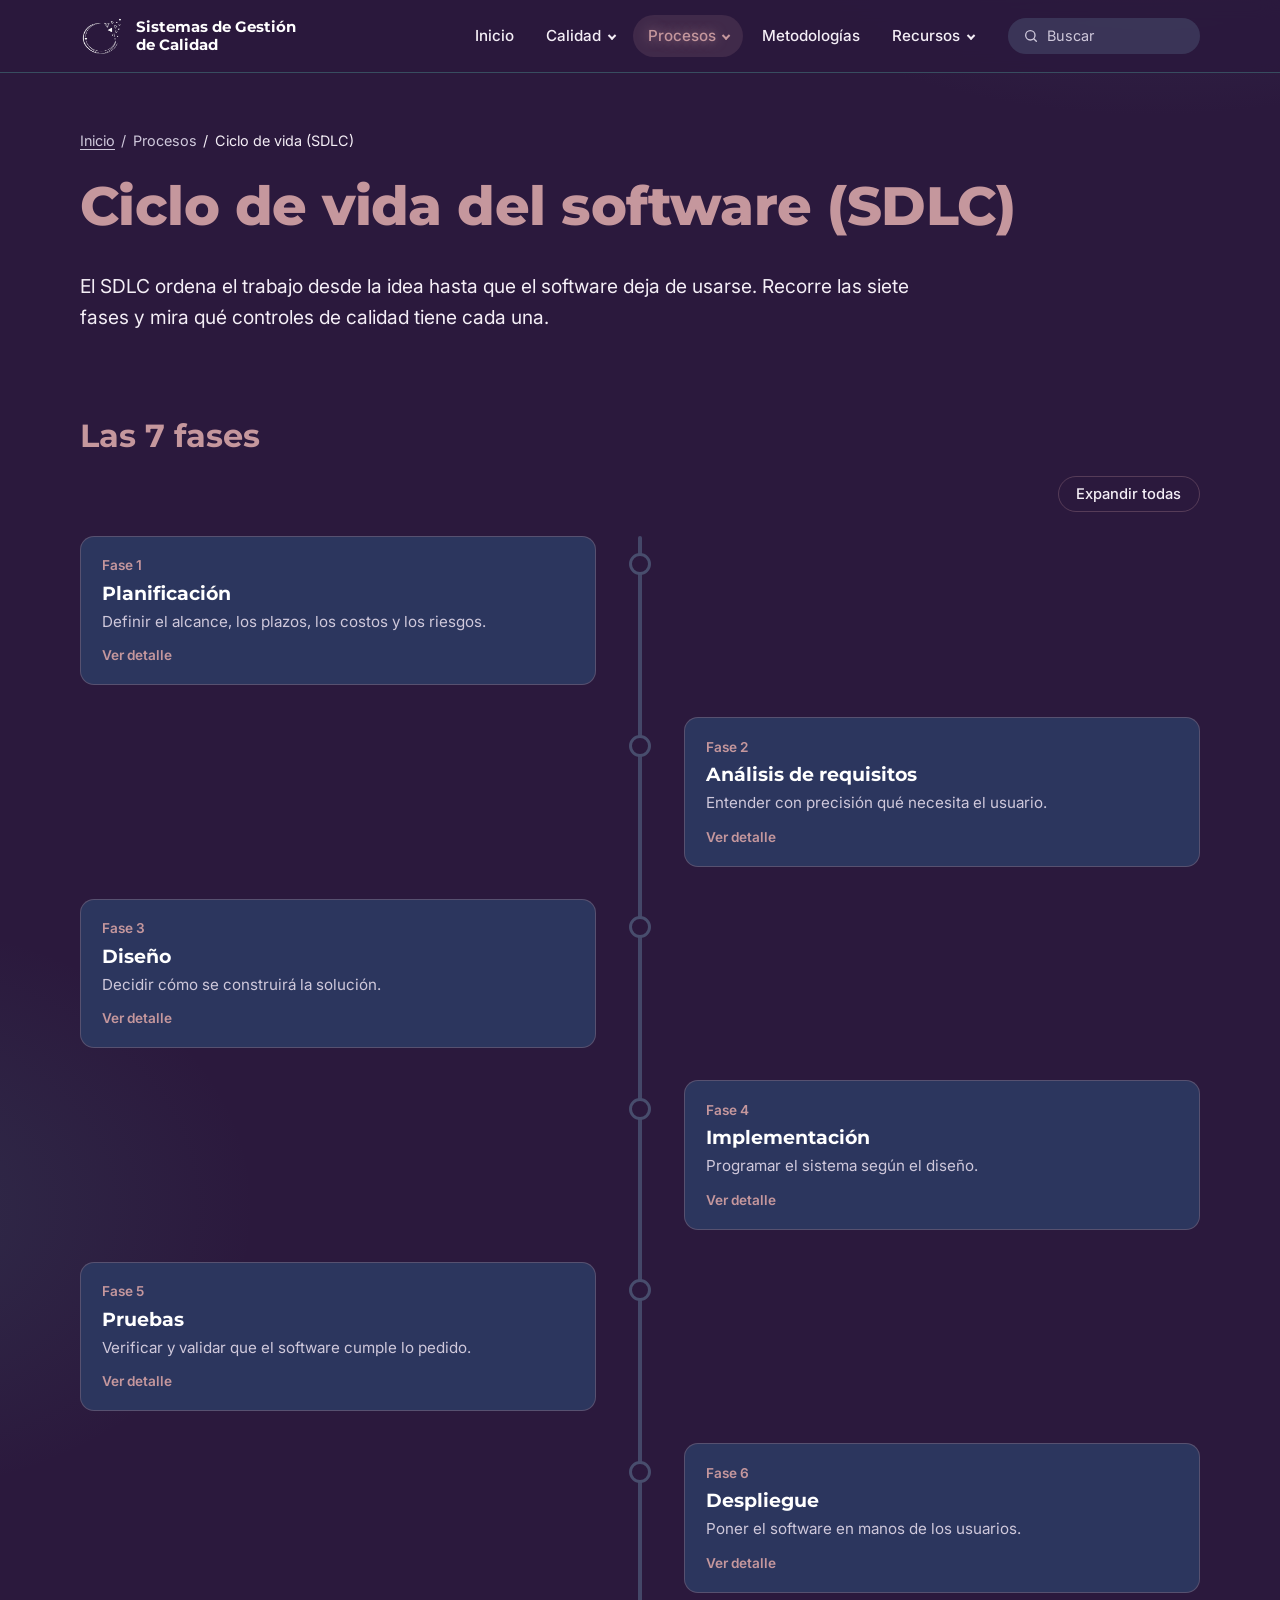
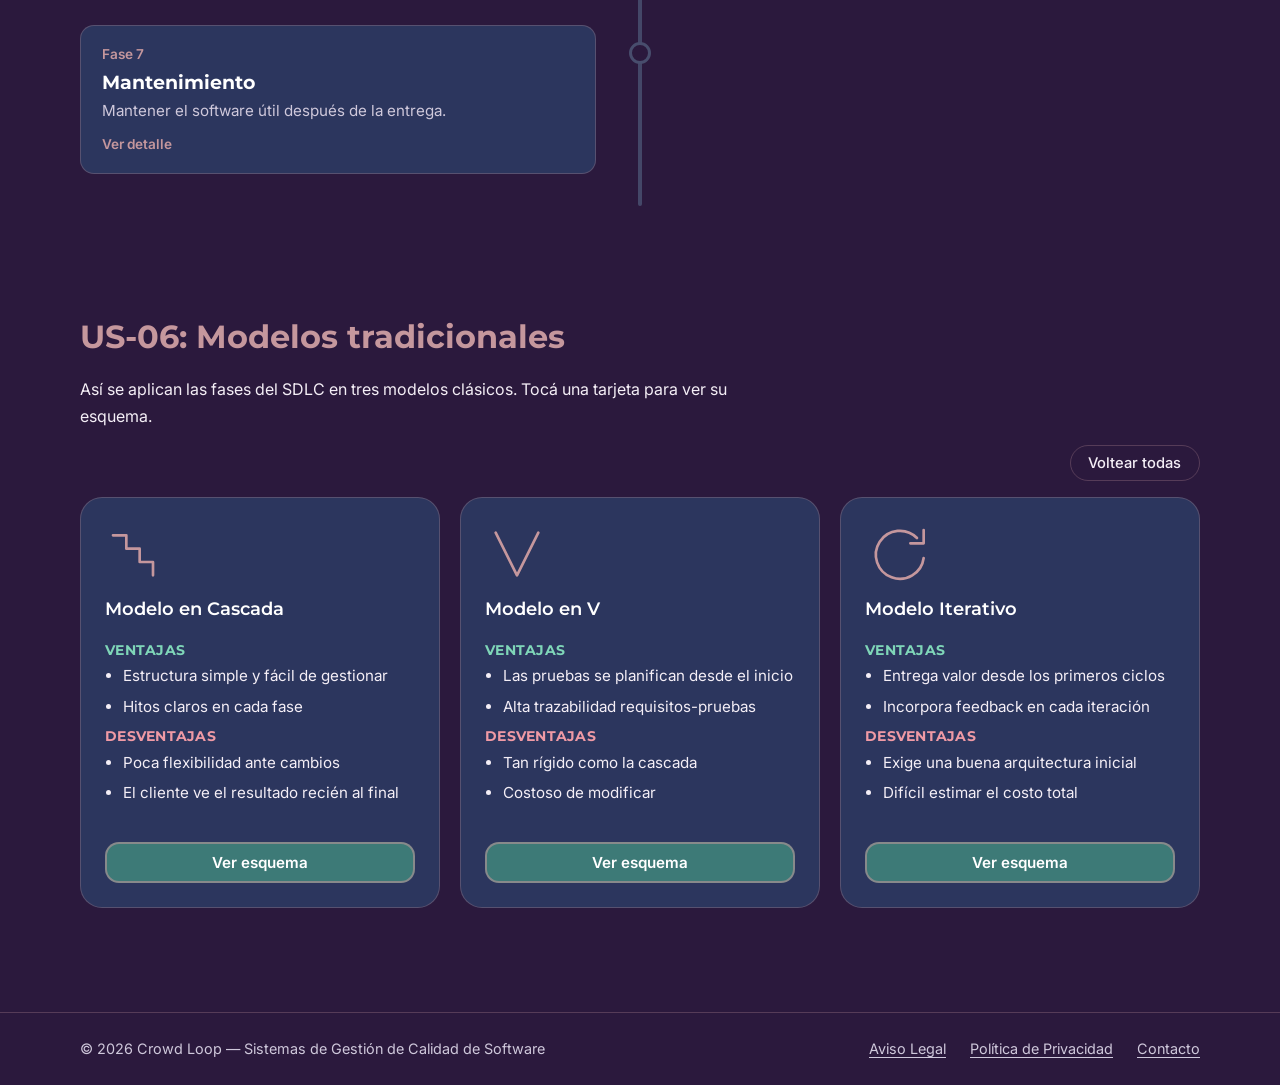
<file: sdlc.html>
<!DOCTYPE html>
<html lang="es">
<head>
  <meta charset="utf-8">
  <meta name="viewport" content="width=device-width, initial-scale=1">
  <title>Ciclo de vida del software (SDLC) | SGCS · Crowd Loop</title>
  <meta name="description" content="Las siete fases del ciclo de vida del software y los controles de calidad de cada una, en una línea de tiempo interactiva.">
  <link rel="icon" href="imagenes/logo.png" type="image/svg+xml">
  <link rel="preconnect" href="https://fonts.googleapis.com">
  <link rel="preconnect" href="https://fonts.gstatic.com" crossorigin>
  <link href="https://fonts.googleapis.com/css2?family=Inter:wght@400;500;600&family=Montserrat:wght@600;700;800&display=swap" rel="stylesheet">
  <link rel="stylesheet" href="styles.css">
  <script src="java.js" defer></script>
</head>
<body>
  <a class="skip-link" href="#contenido">Saltar al contenido</a>

  <!-- ENCABEZADO Y MENÚ DE NAVEGACIÓN (US-01) -->
  <header class="site-header">
    <div class="container header-inner">
      <a class="brand" href="index.html" aria-label="Sistemas de Gestión de Calidad, ir al inicio">
        <img src="imagenes/logo.png" alt="" width="44" height="44">
        <span>Sistemas de Gestión<br>de Calidad</span>
      </a>

      <!-- Botón hamburguesa: lo controla initNavigation() en java.js -->
      <button class="nav-toggle" type="button" aria-expanded="false" aria-controls="site-nav" aria-label="Abrir menú">
        <span class="nav-toggle-bar"></span>
        <span class="nav-toggle-bar"></span>
        <span class="nav-toggle-bar"></span>
      </button>

      <nav id="site-nav" class="site-nav" aria-label="Navegación principal">
        <ul class="nav-list">
          <li><a class="nav-link" href="index.html">Inicio</a></li>
          <li class="has-sub">
            <a class="nav-link" href="fundamentos.html">Calidad</a>
            <ul class="submenu">
              <li><a href="fundamentos.html">Fundamentos de calidad</a></li>
            </ul>
          </li>
          <li class="has-sub">
            <a class="nav-link is-active" href="sdlc.html">Procesos</a>
            <ul class="submenu">
              <li><a href="sdlc.html" aria-current="page">Ciclo de vida (SDLC)</a></li>
              <li><a href="sdlc.html#models-title">Modelos tradicionales</a></li>
            </ul>
          </li>
          <!-- Página prevista para un próximo sprint: data-coming-soon muestra un aviso -->
          <li><a class="nav-link" href="metodologias.html">Metodologías</a></li>
          <li class="has-sub">
            <a class="nav-link" href="herramientas.html">Recursos</a>
            <ul class="submenu">
              <li><a href="herramientas.html">Herramientas de calidad</a></li>
              <li><a href="glosario.html" data-coming-soon>Glosario</a></li>
            </ul>
          </li>
        </ul>

        <form class="site-search" role="search" autocomplete="off">
          <label class="visually-hidden" for="site-search-input">Buscar en el sitio</label>
          <input id="site-search-input" type="search" placeholder="Buscar">
        </form>
      </nav>
    </div>
  </header>

<main id="contenido">

    <section class="page-hero">
      <div class="container">
        <nav class="breadcrumb" aria-label="Ruta de navegación"><ol><li><a href="index.html">Inicio</a></li><li>Procesos</li><li aria-current="page">Ciclo de vida (SDLC)</li></ol></nav>
        <h1>Ciclo de vida del software (SDLC)</h1>
        <p class="lead">El SDLC ordena el trabajo desde la idea hasta que el software deja de usarse. Recorre las siete fases y mira qué controles de calidad tiene cada una.</p>
      </div>
    </section>

    <section class="section" aria-labelledby="timeline-title">
      <div class="container">
        <h2 id="timeline-title" class="section-title">Las 7 fases</h2>
        <div class="timeline-toolbar">
          <button class="btn-outline" id="tl-toggle-all" type="button">Expandir todas</button>
        </div>

        <!-- LÍNEA DE TIEMPO (US-05): la anima initTimeline() en java.js -->
        <ol class="timeline" data-timeline>
          <li class="tl-item">
            <span class="tl-marker" aria-hidden="true"></span>
            <div class="tl-card">
              <button class="tl-toggle" type="button" id="tl-t-1" aria-expanded="false" aria-controls="tl-p-1">
                <span class="tl-phase">Fase 1</span>
                <span class="tl-title">Planificación</span>
                <span class="tl-summary">Definir el alcance, los plazos, los costos y los riesgos.</span>
              </button>
              <div class="tl-body" id="tl-p-1" role="region" aria-labelledby="tl-t-1" hidden>
                <dl class="def-list">
                  <dt>Actividades</dt><dd>Estudio de viabilidad, plan del proyecto y asignación de recursos.</dd>
                  <dt>Entregable</dt><dd>Plan del proyecto.</dd>
                  <dt>Control de calidad</dt><dd>Plan de calidad y criterios de aceptación iniciales.</dd>
                </dl>
              </div>
            </div>
          </li>
          <li class="tl-item">
            <span class="tl-marker" aria-hidden="true"></span>
            <div class="tl-card">
              <button class="tl-toggle" type="button" id="tl-t-2" aria-expanded="false" aria-controls="tl-p-2">
                <span class="tl-phase">Fase 2</span>
                <span class="tl-title">Análisis de requisitos</span>
                <span class="tl-summary">Entender con precisión qué necesita el usuario.</span>
              </button>
              <div class="tl-body" id="tl-p-2" role="region" aria-labelledby="tl-t-2" hidden>
                <dl class="def-list">
                  <dt>Actividades</dt><dd>Entrevistas, historias de usuario y priorización del backlog.</dd>
                  <dt>Entregable</dt><dd>Especificación de requisitos.</dd>
                  <dt>Control de calidad</dt><dd>Revisión de requisitos: que sean claros, completos y verificables.</dd>
                </dl>
              </div>
            </div>
          </li>
          <li class="tl-item">
            <span class="tl-marker" aria-hidden="true"></span>
            <div class="tl-card">
              <button class="tl-toggle" type="button" id="tl-t-3" aria-expanded="false" aria-controls="tl-p-3">
                <span class="tl-phase">Fase 3</span>
                <span class="tl-title">Diseño</span>
                <span class="tl-summary">Decidir cómo se construirá la solución.</span>
              </button>
              <div class="tl-body" id="tl-p-3" role="region" aria-labelledby="tl-t-3" hidden>
                <dl class="def-list">
                  <dt>Actividades</dt><dd>Arquitectura, modelo de datos y prototipos de interfaz.</dd>
                  <dt>Entregable</dt><dd>Documento de diseño y maquetas.</dd>
                  <dt>Control de calidad</dt><dd>Revisión del diseño y análisis de atributos como rendimiento y seguridad.</dd>
                </dl>
              </div>
            </div>
          </li>
          <li class="tl-item">
            <span class="tl-marker" aria-hidden="true"></span>
            <div class="tl-card">
              <button class="tl-toggle" type="button" id="tl-t-4" aria-expanded="false" aria-controls="tl-p-4">
                <span class="tl-phase">Fase 4</span>
                <span class="tl-title">Implementación</span>
                <span class="tl-summary">Programar el sistema según el diseño.</span>
              </button>
              <div class="tl-body" id="tl-p-4" role="region" aria-labelledby="tl-t-4" hidden>
                <dl class="def-list">
                  <dt>Actividades</dt><dd>Codificación, integración y aplicación de estándares.</dd>
                  <dt>Entregable</dt><dd>Código fuente versionado.</dd>
                  <dt>Control de calidad</dt><dd>Revisión de código, análisis estático y pruebas unitarias.</dd>
                </dl>
              </div>
            </div>
          </li>
          <li class="tl-item">
            <span class="tl-marker" aria-hidden="true"></span>
            <div class="tl-card">
              <button class="tl-toggle" type="button" id="tl-t-5" aria-expanded="false" aria-controls="tl-p-5">
                <span class="tl-phase">Fase 5</span>
                <span class="tl-title">Pruebas</span>
                <span class="tl-summary">Verificar y validar que el software cumple lo pedido.</span>
              </button>
              <div class="tl-body" id="tl-p-5" role="region" aria-labelledby="tl-t-5" hidden>
                <dl class="def-list">
                  <dt>Actividades</dt><dd>Pruebas de integración, de sistema y de aceptación; gestión de defectos.</dd>
                  <dt>Entregable</dt><dd>Informe de pruebas.</dd>
                  <dt>Control de calidad</dt><dd>Criterios de salida, cobertura y métricas de defectos.</dd>
                </dl>
              </div>
            </div>
          </li>
          <li class="tl-item">
            <span class="tl-marker" aria-hidden="true"></span>
            <div class="tl-card">
              <button class="tl-toggle" type="button" id="tl-t-6" aria-expanded="false" aria-controls="tl-p-6">
                <span class="tl-phase">Fase 6</span>
                <span class="tl-title">Despliegue</span>
                <span class="tl-summary">Poner el software en manos de los usuarios.</span>
              </button>
              <div class="tl-body" id="tl-p-6" role="region" aria-labelledby="tl-t-6" hidden>
                <dl class="def-list">
                  <dt>Actividades</dt><dd>Empaquetado, configuración, migración de datos y capacitación.</dd>
                  <dt>Entregable</dt><dd>Versión liberada y manual de uso.</dd>
                  <dt>Control de calidad</dt><dd>Pruebas de humo en producción y plan de reversión.</dd>
                </dl>
              </div>
            </div>
          </li>
          <li class="tl-item">
            <span class="tl-marker" aria-hidden="true"></span>
            <div class="tl-card">
              <button class="tl-toggle" type="button" id="tl-t-7" aria-expanded="false" aria-controls="tl-p-7">
                <span class="tl-phase">Fase 7</span>
                <span class="tl-title">Mantenimiento</span>
                <span class="tl-summary">Mantener el software útil después de la entrega.</span>
              </button>
              <div class="tl-body" id="tl-p-7" role="region" aria-labelledby="tl-t-7" hidden>
                <dl class="def-list">
                  <dt>Actividades</dt><dd>Correcciones, adaptaciones a nuevos entornos, mejoras y prevención.</dd>
                  <dt>Entregable</dt><dd>Parches y nuevas versiones.</dd>
                  <dt>Control de calidad</dt><dd>Pruebas de regresión y seguimiento de incidencias.</dd>
                </dl>
              </div>
            </div>
          </li>
        </ol>
      </div>
    </section>

    <!-- US-06: MODELOS TRADICIONALES -->
    <!-- Reutiliza el patrón de tarjetas que voltean (.flip-card) de la US-03: -->
    <!-- lo controla initFlipCards() en java.js, ya compartido entre páginas. -->
    <section class="section" aria-labelledby="models-title">
      <div class="container">
        <h2 id="models-title" class="section-title">US-06: Modelos tradicionales</h2>
        <p>Así se aplican las fases del SDLC en tres modelos clásicos. Tocá una tarjeta para ver su esquema.</p>
        <div class="flip-toolbar">
          <button class="btn-outline" id="flip-all" type="button">Voltear todas</button>
        </div>

        <div class="flip-grid">

          <!-- Modelo en Cascada -->
          <article class="flip-card">
            <div class="flip-inner">
              <div class="flip-face flip-front">
                <svg class="card-icon" viewBox="0 0 48 48" aria-hidden="true"><path d="M6 10h10v10h10v10h10v10"/></svg>
                <h3>Modelo en Cascada</h3>
                <div>
                  <h4 class="flip-subhead pc-pros-text">Ventajas</h4>
                  <ul class="flip-points">
                    <li>Estructura simple y fácil de gestionar</li>
                    <li>Hitos claros en cada fase</li>
                  </ul>
                  <h4 class="flip-subhead pc-cons-text">Desventajas</h4>
                  <ul class="flip-points">
                    <li>Poca flexibilidad ante cambios</li>
                    <li>El cliente ve el resultado recién al final</li>
                  </ul>
                </div>
                <button class="btn btn-secondary" type="button" aria-label="Ver esquema del modelo en Cascada">Ver esquema</button>
              </div>
              <div class="flip-face flip-back">
                <h3>Esquema: Cascada</h3>
                <svg class="model-diagram" viewBox="0 0 260 180" role="img" aria-label="Cinco fases en escalera descendente: Requisitos, Diseño, Implementación, Pruebas y Mantenimiento, cada una debajo y a la derecha de la anterior">
                  <defs>
                    <marker id="arr-casc" viewBox="0 0 10 10" refX="8" refY="5" markerWidth="6" markerHeight="6" orient="auto-start-reverse">
                      <path d="M0 0 10 5 0 10z" fill="var(--dark-cyan)"/>
                    </marker>
                  </defs>
                  <g fill="none" stroke="var(--rosy-taupe)" stroke-width="1.5">
                    <rect x="4" y="6" width="104" height="24" rx="4"/>
                    <rect x="38" y="40" width="104" height="24" rx="4"/>
                    <rect x="72" y="74" width="104" height="24" rx="4"/>
                    <rect x="106" y="108" width="104" height="24" rx="4"/>
                    <rect x="140" y="142" width="104" height="24" rx="4"/>
                  </g>
                  <g stroke="var(--dark-cyan)" stroke-width="1.5" marker-end="url(#arr-casc)">
                    <line x1="18" y1="30" x2="46" y2="40"/>
                    <line x1="52" y1="64" x2="80" y2="74"/>
                    <line x1="86" y1="98" x2="114" y2="108"/>
                    <line x1="120" y1="132" x2="148" y2="142"/>
                  </g>
                  <g fill="var(--text)" font-size="9" font-family="var(--font-body)">
                    <text x="56" y="21" text-anchor="middle">Requisitos</text>
                    <text x="90" y="55" text-anchor="middle">Diseño</text>
                    <text x="124" y="89" text-anchor="middle">Implementación</text>
                    <text x="158" y="123" text-anchor="middle">Pruebas</text>
                    <text x="192" y="157" text-anchor="middle">Mantenimiento</text>
                  </g>
                </svg>
                <p class="flip-note">Cada fase empieza cuando termina la anterior; no hay vuelta atrás.</p>
                <button class="btn btn-secondary" type="button" aria-label="Volver al resumen del modelo en Cascada">Volver</button>
              </div>
            </div>
          </article>

          <!-- Modelo en V -->
          <article class="flip-card">
            <div class="flip-inner">
              <div class="flip-face flip-front">
                <svg class="card-icon" viewBox="0 0 48 48" aria-hidden="true"><path d="M8 8l16 32L40 8"/></svg>
                <h3>Modelo en V</h3>
                <div>
                  <h4 class="flip-subhead pc-pros-text">Ventajas</h4>
                  <ul class="flip-points">
                    <li>Las pruebas se planifican desde el inicio</li>
                    <li>Alta trazabilidad requisitos-pruebas</li>
                  </ul>
                  <h4 class="flip-subhead pc-cons-text">Desventajas</h4>
                  <ul class="flip-points">
                    <li>Tan rígido como la cascada</li>
                    <li>Costoso de modificar</li>
                  </ul>
                </div>
                <button class="btn btn-secondary" type="button" aria-label="Ver esquema del modelo en V">Ver esquema</button>
              </div>
              <div class="flip-face flip-back">
                <h3>Esquema: Modelo en V</h3>
                <svg class="model-diagram" viewBox="0 0 260 180" role="img" aria-label="Forma de V: a la izquierda bajan Requisitos, Diseño y Codificación; en la base se programa; a la derecha suben Pruebas unitarias, de integración y de aceptación, conectadas por líneas punteadas con su etapa equivalente">
                  <g fill="none" stroke="var(--rosy-taupe)" stroke-width="2.5" stroke-linejoin="round">
                    <polyline points="20,20 65,85 130,155 195,85 240,20"/>
                  </g>
                  <g stroke="var(--dark-cyan)" stroke-width="1" stroke-dasharray="3 3">
                    <line x1="20" y1="20" x2="240" y2="20"/>
                    <line x1="65" y1="85" x2="195" y2="85"/>
                  </g>
                  <g fill="var(--twilight-indigo)" stroke="var(--dark-cyan)" stroke-width="1.5">
                    <circle cx="20" cy="20" r="5"/><circle cx="65" cy="85" r="5"/><circle cx="130" cy="155" r="5"/>
                    <circle cx="195" cy="85" r="5"/><circle cx="240" cy="20" r="5"/>
                  </g>
                  <g fill="var(--text)" font-size="9" font-family="var(--font-body)">
                    <text x="20" y="12" text-anchor="middle">Requisitos</text>
                    <text x="48" y="78" text-anchor="middle">Diseño</text>
                    <text x="130" y="172" text-anchor="middle">Codificación</text>
                    <text x="212" y="78" text-anchor="middle">Pr. integración</text>
                    <text x="240" y="12" text-anchor="middle">Pr. aceptación</text>
                  </g>
                </svg>
                <p class="flip-note">Cada etapa de desarrollo (izquierda) tiene su prueba equivalente (derecha).</p>
                <button class="btn btn-secondary" type="button" aria-label="Volver al resumen del modelo en V">Volver</button>
              </div>
            </div>
          </article>

          <!-- Modelo Iterativo -->
          <article class="flip-card">
            <div class="flip-inner">
              <div class="flip-face flip-front">
                <svg class="card-icon" viewBox="0 0 48 48" aria-hidden="true"><path d="M39 12a18 18 0 1 0 5 15"/><path d="M44 6v10h-10"/></svg>
                <h3>Modelo Iterativo</h3>
                <div>
                  <h4 class="flip-subhead pc-pros-text">Ventajas</h4>
                  <ul class="flip-points">
                    <li>Entrega valor desde los primeros ciclos</li>
                    <li>Incorpora feedback en cada iteración</li>
                  </ul>
                  <h4 class="flip-subhead pc-cons-text">Desventajas</h4>
                  <ul class="flip-points">
                    <li>Exige una buena arquitectura inicial</li>
                    <li>Difícil estimar el costo total</li>
                  </ul>
                </div>
                <button class="btn btn-secondary" type="button" aria-label="Ver esquema del modelo Iterativo">Ver esquema</button>
              </div>
              <div class="flip-face flip-back">
                <h3>Esquema: Iterativo</h3>
                <svg class="model-diagram" viewBox="0 0 260 180" role="img" aria-label="Cuatro etapas en círculo: Planificar, Diseñar, Construir y Evaluar, unidas por flechas que repiten el ciclo">
                  <defs>
                    <marker id="arr-iter" viewBox="0 0 10 10" refX="8" refY="5" markerWidth="6" markerHeight="6" orient="auto-start-reverse">
                      <path d="M0 0 10 5 0 10z" fill="var(--dark-cyan)"/>
                    </marker>
                  </defs>
                  <g fill="none" stroke="var(--dark-cyan)" stroke-width="1.5" marker-end="url(#arr-iter)">
                    <path d="M130 46a56 56 0 0 1 48 54"/>
                    <path d="M186 118a56 56 0 0 1 -56 42"/>
                    <path d="M118 158a56 56 0 0 1 -52 -58"/>
                    <path d="M66 96a56 56 0 0 1 54 -50"/>
                  </g>
                  <g fill="var(--twilight-indigo)" stroke="var(--rosy-taupe)" stroke-width="1.5">
                    <circle cx="130" cy="34" r="22"/>
                    <circle cx="208" cy="100" r="22"/>
                    <circle cx="130" cy="166" r="22"/>
                    <circle cx="52" cy="100" r="22"/>
                  </g>
                  <g fill="var(--text)" font-size="9" font-family="var(--font-body)" text-anchor="middle">
                    <text x="130" y="37">Planificar</text>
                    <text x="208" y="103">Diseñar</text>
                    <text x="130" y="169">Construir</text>
                    <text x="52" y="103">Evaluar</text>
                  </g>
                </svg>
                <p class="flip-note">El ciclo se repite varias veces; cada vuelta entrega una versión más completa.</p>
                <button class="btn btn-secondary" type="button" aria-label="Volver al resumen del modelo Iterativo">Volver</button>
              </div>
            </div>
          </article>

        </div>
      </div>
    </section>

  </main>

  <!-- PIE DE PÁGINA -->
  <footer class="site-footer">
    <div class="container footer-inner">
      <p>© 2026 Crowd Loop — Sistemas de Gestión de Calidad de Software</p>
      <ul class="footer-links">
        <li><a href="aviso-legal.html" data-coming-soon>Aviso Legal</a></li>
        <li><a href="privacidad.html" data-coming-soon>Política de Privacidad</a></li>
        <li><a href="contacto.html" data-coming-soon>Contacto</a></li>
      </ul>
    </div>
  </footer>

</body>
</html>
</file>
<file: styles.css>
/* ==========================================================================
   styles.css — Portal SGCS · Crowd Loop · Sprint 1 (US-01 a US-06)
   --------------------------------------------------------------------------
   ÍNDICE
    1. Tokens de diseño (paleta y tipografía del equipo UX/UI)
    2. Reset y base
    3. Utilidades y layout
    4. Encabezado y navegación (US-01)
    5. Botones
    6. Hero y tarjetas de navegación (US-01)
    7. Sobre nosotros
    8. Cabecera de páginas internas
    9. Pestañas y acordeón (US-02)
   10. Tablas comparativas y flip-cards (US-03)
   11. Filtro de herramientas (US-04)
   12. Línea de tiempo SDLC (US-05)
   13. Navegación interna y ventajas/desventajas (US-06)
   14. Pie de página y aviso (toast)
   15. Accesibilidad: movimiento reducido
   ========================================================================== */


/* 1. TOKENS DE DISEÑO ------------------------------------------------------ */
:root {
  /* Paleta oficial de las maquetas */
  --rosy-taupe: #C5979D;
  --dark-cyan: #4B8F8C;
  --dusty-grape: #484D6D;
  --twilight-indigo: #2C365E;
  --midnight-violet: #2B193D;

  /* Variante más oscura de Dark Cyan solo para fondos de botones:
     con texto blanco alcanza contraste AA (4.9:1). El Dark Cyan original
     se conserva para bordes y acentos. */
  --dark-cyan-deep: #3D7A77;

  /* Texto y líneas */
  --text: #F4EEF6;
  --text-muted: #CFC8DB;
  --line: rgba(197, 151, 157, 0.28);

  /* Código de colores ventajas / desventajas (US-06) */
  --pro: #7FD6B8;
  --pro-bg: rgba(75, 143, 140, 0.18);
  --con: #F09AA5;
  --con-bg: rgba(197, 151, 157, 0.14);

  /* Tipografía: Montserrat para títulos, Inter para lectura */
  --font-display: "Montserrat", "Segoe UI", system-ui, sans-serif;
  --font-body: "Inter", "Segoe UI", system-ui, sans-serif;

  /* Forma y espacio */
  --radius-lg: 22px;
  --radius-md: 14px;
  --radius-sm: 8px;
  --header-h: 72px;
  --container: 1120px;
  --shadow-glow: 0 0 0 1px rgba(197, 151, 157, 0.6), 0 0 24px rgba(197, 151, 157, 0.28);
}


/* 2. RESET Y BASE ---------------------------------------------------------- */
*, *::before, *::after { box-sizing: border-box; }

html { -webkit-text-size-adjust: 100%; }

/* Scroll suave solo si la persona no pidió movimiento reducido */
@media (prefers-reduced-motion: no-preference) {
  html { scroll-behavior: smooth; }
}

body {
  margin: 0;
  font-family: var(--font-body);
  font-size: 1rem;
  line-height: 1.65;
  color: var(--text);
  background-color: var(--midnight-violet);
  background-image:
    radial-gradient(60rem 40rem at 90% -10%, rgba(72, 77, 109, 0.55), transparent 60%),
    radial-gradient(40rem 30rem at -10% 45%, rgba(75, 143, 140, 0.16), transparent 60%);
  background-repeat: no-repeat;
}

img, svg { display: block; max-width: 100%; }

/* El atributo hidden debe ganar siempre (lo usa el JS para mostrar/ocultar) */
[hidden] { display: none !important; }

a { color: var(--rosy-taupe); text-underline-offset: 0.2em; }
a:hover { color: #fff; }

/* Foco visible para navegación con teclado */
:focus-visible {
  outline: 3px solid var(--rosy-taupe);
  outline-offset: 3px;
  border-radius: 4px;
}

h1, h2, h3, h4 { font-family: var(--font-display); line-height: 1.2; margin: 0 0 0.6em; }
h1 { font-size: clamp(2rem, 5vw, 3.4rem); font-weight: 800; letter-spacing: -0.01em; color: var(--rosy-taupe); }
h2 { font-size: clamp(1.45rem, 3vw, 2rem); font-weight: 700; color: var(--rosy-taupe); }
h3 { font-size: 1.15rem; font-weight: 600; color: #fff; }
h4 { font-size: 1rem; font-weight: 700; }

p { margin: 0 0 1em; max-width: 70ch; }
ul, ol { padding-left: 1.2rem; }


/* 3. UTILIDADES Y LAYOUT --------------------------------------------------- */
.container { width: min(100% - 2.5rem, var(--container)); margin-inline: auto; }
.section { padding-block: clamp(2rem, 5vw, 3.5rem); }
.lead { font-size: clamp(1.05rem, 2vw, 1.2rem); color: var(--text); }

.visually-hidden {
  position: absolute; width: 1px; height: 1px; margin: -1px; padding: 0;
  overflow: hidden; clip: rect(0 0 0 0); white-space: nowrap; border: 0;
}

.skip-link {
  position: absolute; left: 1rem; top: -4rem; z-index: 200;
  padding: 0.6rem 1rem; border-radius: var(--radius-sm);
  background: var(--rosy-taupe); color: var(--midnight-violet); font-weight: 600;
}
.skip-link:focus { top: 1rem; }


/* 4. ENCABEZADO Y NAVEGACIÓN (US-01) --------------------------------------- */
.site-header {
  position: sticky; top: 0; z-index: 50;
  background: rgba(43, 25, 61, 0.94);
  -webkit-backdrop-filter: blur(10px); backdrop-filter: blur(10px);
  border-bottom: 1px solid rgba(75, 143, 140, 0.45);
}

.header-inner {
  display: flex; align-items: center; justify-content: space-between;
  gap: 1.5rem; min-height: var(--header-h);
}

.brand {
  display: flex; align-items: center; gap: 0.75rem;
  color: #fff; text-decoration: none;
  font: 700 0.95rem/1.2 var(--font-display);
}
.brand img { width: 44px; height: 44px; }

.site-nav { display: flex; align-items: center; gap: 1.25rem; }
.nav-list { display: flex; align-items: center; gap: 0.25rem; list-style: none; margin: 0; padding: 0; }

.nav-link {
  display: block; padding: 0.5rem 0.9rem; border-radius: 999px;
  color: var(--text); text-decoration: none; font-size: 0.95rem; font-weight: 500;
  transition: background-color 0.2s, color 0.2s;
}
.nav-link:hover, .submenu a:hover { background: rgba(197, 151, 157, 0.14); color: #fff; }

/* Indicador de sección activa: Rosy Taupe con leve resplandor */
.nav-link[aria-current="page"],
.nav-link.is-active {
  color: var(--rosy-taupe);
  background: rgba(197, 151, 157, 0.14);
  text-shadow: 0 0 12px rgba(197, 151, 157, 0.7);
}

/* Submenús (desktop: se abren con hover o foco) */
.has-sub { position: relative; }
.has-sub > .nav-link::after {
  content: ""; display: inline-block; margin-left: 0.45rem;
  width: 0.4em; height: 0.4em;
  border-right: 2px solid currentColor; border-bottom: 2px solid currentColor;
  transform: translateY(-0.15em) rotate(45deg);
}
.submenu {
  position: absolute; top: 100%; left: 0; min-width: 250px;
  margin: 0; padding: 0.5rem; list-style: none;
  background: var(--twilight-indigo); border: 1px solid var(--line);
  border-radius: var(--radius-md); box-shadow: 0 16px 40px rgba(0, 0, 0, 0.35);
  opacity: 0; visibility: hidden; transform: translateY(6px);
  transition: opacity 0.18s, transform 0.18s, visibility 0.18s;
}
.has-sub:hover > .submenu,
.has-sub:focus-within > .submenu { opacity: 1; visibility: visible; transform: none; }
.submenu a {
  display: block; padding: 0.6rem 0.8rem; border-radius: var(--radius-sm);
  color: var(--text); text-decoration: none; font-size: 0.92rem;
}
.submenu a[aria-current="page"] { color: var(--rosy-taupe); font-weight: 600; }

/* Buscador */
.site-search { position: relative; }
.site-search input {
  width: 12rem; padding: 0.55rem 1rem 0.55rem 2.4rem;
  border: 1px solid transparent; border-radius: 999px;
  background: rgba(72, 77, 109, 0.55)
    url("data:image/svg+xml,%3Csvg xmlns='http://www.w3.org/2000/svg' viewBox='0 0 24 24' fill='none' stroke='%23CFC8DB' stroke-width='2' stroke-linecap='round'%3E%3Ccircle cx='11' cy='11' r='7'/%3E%3Cpath d='m20 20-3.5-3.5'/%3E%3C/svg%3E")
    no-repeat 0.85rem center / 1rem;
  color: var(--text); font: 0.9rem var(--font-body);
}
.site-search input::placeholder { color: var(--text-muted); }
.site-search input:focus { border-color: var(--dark-cyan); outline: none; }

.search-results {
  position: absolute; top: calc(100% + 0.4rem); right: 0; z-index: 60;
  width: 20rem; max-width: 90vw; margin: 0; padding: 0.4rem; list-style: none;
  background: var(--twilight-indigo); border: 1px solid var(--line);
  border-radius: var(--radius-md); box-shadow: 0 16px 40px rgba(0, 0, 0, 0.4);
}
.search-results a { display: block; padding: 0.55rem 0.75rem; border-radius: var(--radius-sm); color: var(--text); text-decoration: none; font-size: 0.92rem; }
.search-results a:hover, .search-results a:focus-visible { background: rgba(197, 151, 157, 0.16); }
.search-results .no-results { padding: 0.55rem 0.75rem; color: var(--text-muted); font-size: 0.92rem; }

/* Botón hamburguesa (solo visible en pantallas chicas) */
.nav-toggle {
  display: none; align-items: center; justify-content: center; flex-direction: column; gap: 5px;
  width: 44px; height: 44px; padding: 0; cursor: pointer;
  background: transparent; border: 1px solid var(--line); border-radius: var(--radius-sm);
}
.nav-toggle-bar { display: block; width: 22px; height: 2px; background: var(--rosy-taupe); border-radius: 2px; transition: transform 0.25s, opacity 0.2s; }
.nav-toggle[aria-expanded="true"] .nav-toggle-bar:nth-child(1) { transform: translateY(7px) rotate(45deg); }
.nav-toggle[aria-expanded="true"] .nav-toggle-bar:nth-child(2) { opacity: 0; }
.nav-toggle[aria-expanded="true"] .nav-toggle-bar:nth-child(3) { transform: translateY(-7px) rotate(-45deg); }

/* Menú móvil / tablet (hasta 1024px) */
@media (max-width: 1024px) {
  .nav-toggle { display: inline-flex; }

  .site-nav {
    display: none; position: absolute; inset: 100% 0 auto 0;
    flex-direction: column; align-items: stretch; gap: 1rem;
    padding: 1rem 1.25rem 1.5rem;
    max-height: calc(100vh - var(--header-h)); overflow-y: auto;
    background: var(--midnight-violet); border-bottom: 1px solid var(--line);
  }
  .site-nav.is-open { display: flex; }

  .nav-list { flex-direction: column; align-items: stretch; }
  .nav-link { padding: 0.7rem 0.9rem; }

  /* En móvil los submenús quedan desplegados dentro del panel */
  .submenu {
    position: static; opacity: 1; visibility: visible; transform: none;
    padding: 0 0 0.25rem 1rem; background: transparent; border: 0; box-shadow: none;
  }
  .has-sub > .nav-link::after { display: none; }

  .site-search input { width: 100%; }
  .search-results { position: static; width: 100%; max-width: none; margin-top: 0.4rem; }
}


/* 5. BOTONES --------------------------------------------------------------- */
.btn {
  display: inline-block; padding: 0.7rem 1.4rem;
  border: 2px solid transparent; border-radius: var(--radius-md);
  font: 600 1rem var(--font-body); text-align: center; text-decoration: none; cursor: pointer;
  transition: box-shadow 0.2s, border-color 0.2s;
}
.btn-primary { background: var(--dark-cyan-deep); color: #fff; }
.btn-secondary {
  width: 100%; padding: 0.55rem 1.2rem; font-size: 0.95rem;
  background: var(--dark-cyan-deep); color: #fff; border-color: rgba(197, 151, 157, 0.55);
}
.btn:hover, .btn:focus-visible {
  color: #fff; border-color: var(--rosy-taupe); box-shadow: 0 0 18px rgba(197, 151, 157, 0.45);
}
.btn-large { padding: 1rem 2.4rem; font-size: 1.2rem; }

/* Botón de texto/controles auxiliares (expandir todo, limpiar filtros…) */
.btn-outline {
  padding: 0.5rem 1.1rem; background: transparent; color: var(--text);
  border: 1px solid var(--line); border-radius: 999px;
  font: 500 0.92rem var(--font-body); cursor: pointer;
}
.btn-outline:hover { background: rgba(197, 151, 157, 0.14); }


/* 6. HERO Y TARJETAS DE NAVEGACIÓN (US-01) --------------------------------- */
.hero { padding-block: clamp(2.5rem, 7vw, 5rem) clamp(1.5rem, 4vw, 3rem); }
.hero-grid { display: grid; grid-template-columns: 1.25fr 0.75fr; align-items: center; gap: 2rem; }
.hero .lead { max-width: 46ch; margin-bottom: 1.75rem; }
.hero-visual { display: flex; justify-content: center; }

/* Logo con animación flotante e infinita */
.float-logo {
  width: min(100%, 320px); height: auto;
  filter: drop-shadow(0 0 30px rgba(197, 151, 157, 0.25));
  animation: float 7s ease-in-out infinite;
}
@keyframes float {
  0%, 100% { transform: translateY(0) rotate(0deg); }
  50%      { transform: translateY(-16px) rotate(3deg); }
}

/* Grilla de 4 tarjetas: 4 → 2 → 1 columnas según el ancho disponible */
.cards-grid { display: grid; grid-template-columns: repeat(auto-fit, minmax(230px, 1fr)); gap: 1.25rem; }

.nav-card {
  display: flex; flex-direction: column; align-items: center; gap: 1rem;
  padding: 2rem 1.25rem 1.5rem; text-align: center;
  background: var(--twilight-indigo); border: 1px solid rgba(43, 25, 61, 0.9);
  border-radius: var(--radius-lg);
  transition: box-shadow 0.25s, transform 0.25s;
}
.nav-card:hover, .nav-card:focus-within { box-shadow: var(--shadow-glow); transform: translateY(-4px); }
.nav-card h3 { flex: 1; display: flex; align-items: center; margin: 0; font-size: 1.2rem; }
.card-icon {
  width: 64px; height: 64px; fill: none; stroke: var(--rosy-taupe);
  stroke-width: 2; stroke-linecap: round; stroke-linejoin: round;
}

@media (max-width: 760px) {
  .hero-grid { grid-template-columns: 1fr; }
  .hero-visual { order: -1; }
  .float-logo { width: 150px; }
}


/* 7. SOBRE NOSOTROS -------------------------------------------------------- */
.about-cta { text-align: center; margin-top: 2.5rem; }
.team-list { display: grid; grid-template-columns: repeat(auto-fit, minmax(210px, 1fr)); gap: 1rem; margin: 1.5rem 0 0; padding: 0; list-style: none; }
.team-list li { padding: 1rem 1.2rem; background: var(--twilight-indigo); border: 1px solid var(--line); border-radius: var(--radius-md); }
.team-list strong { display: block; color: #fff; }
.team-list span { color: var(--text-muted); font-size: 0.92rem; }


/* 8. CABECERA DE PÁGINAS INTERNAS ------------------------------------------ */
.page-hero { padding-block: clamp(2rem, 5vw, 3.5rem) 0.5rem; }
.breadcrumb ol { display: flex; flex-wrap: wrap; gap: 0.4rem; margin: 0 0 1.25rem; padding: 0; list-style: none; font-size: 0.9rem; color: var(--text-muted); }
.breadcrumb li + li::before { content: "/"; margin-right: 0.4rem; }
.breadcrumb a { color: var(--text-muted); }
.breadcrumb [aria-current] { color: var(--text); }
.section-title { margin-bottom: 1.25rem; }


/* 9. PESTAÑAS Y ACORDEÓN (US-02) ------------------------------------------- */
.tablist { display: flex; flex-wrap: wrap; gap: 0.5rem; margin-bottom: 1.25rem; }
.tab {
  padding: 0.65rem 1.2rem; cursor: pointer;
  background: transparent; color: var(--text);
  border: 1px solid var(--line); border-radius: 999px;
  font: 600 0.95rem var(--font-body);
}
.tab:hover { background: rgba(197, 151, 157, 0.12); }
.tab[aria-selected="true"] { background: var(--rosy-taupe); border-color: var(--rosy-taupe); color: var(--midnight-violet); }

.tab-panel {
  padding: clamp(1.25rem, 3vw, 2rem);
  background: var(--twilight-indigo); border: 1px solid var(--line); border-radius: var(--radius-lg);
}
.tab-panel > h2 { font-size: 1.4rem; }

.accordion { display: grid; gap: 0.6rem; margin-top: 1.25rem; }
.acc-item { overflow: hidden; background: rgba(43, 25, 61, 0.55); border: 1px solid var(--line); border-radius: var(--radius-md); }
.acc-heading { margin: 0; }
.acc-trigger {
  display: flex; align-items: center; justify-content: space-between; gap: 1rem;
  width: 100%; padding: 1rem 1.2rem; cursor: pointer;
  background: none; border: 0; color: #fff; text-align: left;
  font: 600 1.05rem var(--font-display);
}
.acc-trigger::after {
  content: ""; flex: none; width: 0.6rem; height: 0.6rem;
  border-right: 2px solid var(--rosy-taupe); border-bottom: 2px solid var(--rosy-taupe);
  transform: rotate(45deg); transition: transform 0.25s;
}
.acc-trigger[aria-expanded="true"] { color: var(--rosy-taupe); }
.acc-trigger[aria-expanded="true"]::after { transform: rotate(225deg); }
.acc-panel { padding: 0 1.2rem 1.2rem; animation: reveal 0.25s ease-out; }
@keyframes reveal {
  from { opacity: 0; transform: translateY(-6px); }
  to   { opacity: 1; transform: none; }
}

.def-list { display: grid; grid-template-columns: minmax(10rem, 14rem) 1fr; gap: 0.6rem 1.5rem; margin: 0; }
.def-list dt { font-weight: 600; }
.def-list dd { margin: 0; color: var(--text-muted); }
@media (max-width: 640px) {
  .def-list { grid-template-columns: 1fr; gap: 0.1rem; }
  .def-list dd { margin-bottom: 0.7rem; }
}

.chip-list { display: flex; flex-wrap: wrap; gap: 0.5rem; margin: 0.75rem 0 0; padding: 0; list-style: none; }
.chip-list li { padding: 0.3rem 0.8rem; font-size: 0.9rem; background: rgba(75, 143, 140, 0.22); border: 1px solid rgba(75, 143, 140, 0.6); border-radius: 999px; }

.info-grid { display: grid; grid-template-columns: repeat(auto-fit, minmax(220px, 1fr)); gap: 1rem; margin: 1.25rem 0; }
.info-card { padding: 1.1rem 1.3rem; background: rgba(43, 25, 61, 0.55); border: 1px solid var(--line); border-left: 4px solid var(--dark-cyan); border-radius: var(--radius-md); }
.info-card h3 { margin-bottom: 0.4rem; }
.info-card p { margin: 0; color: var(--text-muted); font-size: 0.95rem; }
.panel-note { margin-top: 1.25rem; }


/* 9b. TARJETA RESUMEN DE GESTIÓN DE CALIDAD (US-02 + US-03 + US-04) -------- */
.quality-card {
  padding: clamp(1.5rem, 4vw, 2.5rem);
  background: var(--twilight-indigo); border: 1px solid var(--line); border-radius: var(--radius-lg);
}
.quality-card > h2 { margin-bottom: 0.25rem; }
.eyebrow { margin: 0 0 0.9rem; color: var(--text-muted); font: 700 0.85rem var(--font-display); letter-spacing: 0.02em; text-transform: uppercase; }

/* Vistazo rápido de cada norma: grilla de 2 columnas x 3 filas */
.iso-panel { padding: clamp(1rem, 3vw, 1.5rem); }
.iso-grid { display: grid; grid-template-columns: repeat(2, 1fr); gap: 0.9rem 1.5rem; }
.iso-item { display: flex; align-items: center; gap: 0.75rem; font-weight: 600; }
.iso-icon { flex: none; width: 26px; height: 26px; fill: none; stroke: var(--rosy-taupe); stroke-width: 2; stroke-linecap: round; stroke-linejoin: round; }
@media (max-width: 560px) { .iso-grid { grid-template-columns: 1fr; } }

/* Dos columnas: técnicas (US-03) y herramientas (US-04) */
.quality-split { display: grid; grid-template-columns: 1fr 1fr; gap: 1.75rem; margin-top: 2rem; }
.mini-grid { display: grid; grid-template-columns: repeat(auto-fit, minmax(130px, 1fr)); gap: 0.9rem; }
.mini-card {
  display: flex; flex-direction: column; align-items: center; gap: 0.6rem; padding: 1.1rem 0.8rem;
  text-align: center; background: rgba(43, 25, 61, 0.55); border: 1px solid var(--line); border-radius: var(--radius-md);
  transition: border-color 0.2s, box-shadow 0.2s;
}
.mini-card.is-active { border-color: var(--rosy-taupe); box-shadow: var(--shadow-glow); }
.mini-icon { width: 34px; height: 34px; fill: none; stroke: var(--dark-cyan); stroke-width: 1.8; stroke-linecap: round; stroke-linejoin: round; }
.mini-card h4 { flex: 1; margin: 0; font-size: 0.98rem; }
@media (max-width: 760px) { .quality-split { grid-template-columns: 1fr; } }

/* Panel de resultados del filtro */
.filter-results { margin-top: 1.5rem; padding: 1.1rem 1.3rem; background: rgba(43, 25, 61, 0.55); border: 1px dashed var(--line); border-radius: var(--radius-md); display: grid; gap: 0.9rem; }
.filter-hint { margin: 0; color: var(--text-muted); }
.filter-result-item h4 { margin-bottom: 0.3rem; color: var(--rosy-taupe); }
.filter-result-item p { margin: 0; color: var(--text-muted); font-size: 0.95rem; }

.quality-card-foot { margin: 1.5rem 0 0; color: var(--text-muted); font-size: 0.95rem; }


/* 9c. METODOLOGÍAS ÁGILES (US-10 Scrum + US-11 Kanban) --------------------- */
.method-card {
  padding: clamp(1.25rem, 3vw, 2rem);
  background: var(--twilight-indigo); border: 1px solid var(--line); border-radius: var(--radius-lg);
}
.method-card > h2 { margin-bottom: 1.25rem; text-align: center; }
.method-lead { margin: 0 0 1rem; color: var(--text-muted); max-width: none; }
.method-cta { margin-top: 1.5rem; text-align: center; }
.method-cta .btn { width: auto; padding-inline: 2rem; }

/* Pestañas a ancho completo (Roles / Events / Artifacts) */
.method-card .tablist { display: grid; grid-template-columns: repeat(3, 1fr); gap: 0; margin-bottom: 0; border: 1px solid rgba(75, 143, 140, 0.6); border-bottom: 0; border-radius: var(--radius-md) var(--radius-md) 0 0; overflow: hidden; }
.method-card .tab { padding: 0.8rem 0.5rem; border: 0; border-radius: 0; font-size: 1rem; }
.method-card .tab[aria-selected="true"] { background: var(--dark-cyan-deep); color: #fff; }
.method-card .tab-panel { padding: 0.5rem 1.25rem 0.75rem; background: rgba(43, 25, 61, 0.55); border: 1px solid rgba(75, 143, 140, 0.6); border-radius: 0 0 var(--radius-md) var(--radius-md); }

/* Lista de ítems con separadores (acordeón sin cajas) */
.scrum-list { gap: 0; margin-top: 0; }
.scrum-list .acc-item { background: none; border: 0; border-bottom: 1px solid rgba(75, 143, 140, 0.45); border-radius: 0; }
.scrum-list .acc-item:last-child { border-bottom: 0; }
.scrum-list .acc-trigger { padding-inline: 0; }
.item-head { display: flex; align-items: center; gap: 1rem; }
.item-icon { flex: none; width: 30px; height: 30px; fill: none; stroke: var(--dark-cyan); stroke-width: 1.8; stroke-linecap: round; stroke-linejoin: round; }
.item-text { display: grid; gap: 0.1rem; }
.item-title { font: 600 1.05rem var(--font-display); color: #fff; }
.item-desc { font: 400 0.92rem var(--font-body); color: var(--text-muted); }
.scrum-list .acc-panel { padding: 0 0 1rem calc(30px + 1rem); }
.scrum-list .acc-panel p { margin: 0; color: var(--text-muted); }
.scrum-list .acc-trigger[aria-expanded="true"] .item-title { color: var(--rosy-taupe); }

/* Tablero Kanban */
.kanban { display: grid; grid-template-columns: repeat(3, 1fr); gap: 1rem; }
.kanban-col { display: flex; flex-direction: column; min-height: 260px; overflow: hidden; background: rgba(43, 25, 61, 0.45); border: 1px solid rgba(75, 143, 140, 0.6); border-radius: var(--radius-md); transition: border-color 0.2s, box-shadow 0.2s; }
.kanban-col.is-blocked { border-color: var(--con); box-shadow: 0 0 0 3px rgba(240, 154, 165, 0.4); }
.kanban-head { margin: 0; padding: 0.7rem 0.8rem; text-align: center; font-size: 0.95rem; background: rgba(61, 122, 119, 0.5); }
.kanban-count { margin-left: 0.3rem; color: #A9E3DA; font-weight: 700; }
.kanban-list { flex: 1; display: grid; align-content: start; gap: 0.7rem; margin: 0; padding: 0.75rem; list-style: none; }
.kanban-card { display: grid; gap: 0.5rem; padding: 0.7rem 0.8rem; background: rgba(197, 151, 157, 0.14); border: 1px solid rgba(75, 143, 140, 0.55); border-radius: 10px; }
.kanban-title { font-weight: 600; font-size: 0.95rem; }
.kanban-actions { display: flex; gap: 0.4rem; }
.kanban-btn { flex: 1; padding: 0.3rem 0.5rem; cursor: pointer; background: transparent; color: var(--text); border: 1px solid var(--line); border-radius: var(--radius-sm); font: 600 0.95rem var(--font-body); }
.kanban-btn:hover { background: rgba(197, 151, 157, 0.18); }
.kanban-empty { padding: 0.5rem; text-align: center; color: var(--text-muted); font-size: 0.88rem; }
.kanban-status { min-height: 1.6em; margin: 1rem 0 0; text-align: center; color: var(--text-muted); max-width: none; }
@media (max-width: 760px) { .kanban { grid-template-columns: 1fr; } .kanban-col { min-height: 0; } }

/* Arrastrar y soltar */
.kanban-card { cursor: grab; touch-action: none; user-select: none; -webkit-user-select: none; }
.kanban-card.is-dragging { opacity: 0.35; }
.kanban-ghost { position: fixed; z-index: 150; margin: 0; pointer-events: none; cursor: grabbing; background: var(--dusty-grape); border-color: var(--rosy-taupe); box-shadow: 0 14px 32px rgba(0, 0, 0, 0.5); transform: rotate(2deg); }
.kanban-col.is-over { border-color: var(--rosy-taupe); box-shadow: var(--shadow-glow); }
.kanban-col.is-denied { border-color: var(--con); box-shadow: 0 0 0 3px rgba(240, 154, 165, 0.4); }
body.is-kanban-dragging { cursor: grabbing; user-select: none; -webkit-user-select: none; }

/* Guía paso a paso de Kanban */
.steps-title { margin: 2rem 0 0.5rem; }
.step-num { display: grid; place-items: center; flex: none; width: 1.9rem; height: 1.9rem; border-radius: 50%; background: var(--dark-cyan-deep); color: #fff; font: 700 0.9rem var(--font-body); }
.steps-title + .scrum-list .acc-panel { padding-left: calc(1.9rem + 1rem); }

/* 9d. HERRAMIENTAS INTERACTIVAS (US-18 comparador + US-19 encuesta) -------- */
.tools-head { display: flex; flex-wrap: wrap; align-items: flex-start; justify-content: space-between; gap: 1rem; margin-bottom: 1.5rem; }
.tools-head .section-title { margin-bottom: 0.3rem; }

.method-tools { display: grid; grid-template-columns: repeat(2, minmax(0, 1fr)); gap: 1.5rem; align-items: start; }
@media (max-width: 980px) { .method-tools { grid-template-columns: 1fr; } }

.interactive-card { min-width: 0; }
.interactive-card h3 { display: flex; align-items: center; gap: 0.6rem; margin: 0.6rem 0 1.25rem; padding-bottom: 1rem; border-bottom: 1px solid var(--line); font-size: 1.3rem; color: #fff; }
.tool-icon { flex: none; width: 26px; height: 26px; fill: none; stroke: var(--dark-cyan); stroke-width: 1.8; stroke-linecap: round; stroke-linejoin: round; }
.tool-icon.is-rose { stroke: var(--rosy-taupe); }
.tool-head { display: flex; align-items: center; justify-content: space-between; gap: 1rem; }
.us-badge { display: inline-block; padding: 0.15rem 0.6rem; font: 700 0.75rem var(--font-body); border: 1px solid; border-radius: 6px; }
.us-badge-cyan { color: #A9E3DA; background: rgba(75, 143, 140, 0.25); border-color: rgba(75, 143, 140, 0.7); }
.us-badge-rose { color: var(--rosy-taupe); background: rgba(197, 151, 157, 0.18); border-color: rgba(197, 151, 157, 0.55); }
.mono { font-family: ui-monospace, "SFMono-Regular", Menlo, Consolas, monospace; font-size: 0.8rem; }
.interactive-card fieldset { min-width: 0; margin: 0; padding: 0; border: 0; }
.tool-legend { margin: 0 0 0.7rem; padding: 0; font: 700 0.8rem var(--font-display); letter-spacing: 0.03em; text-transform: uppercase; color: var(--rosy-taupe); }
.tool-subtitle { margin-top: 1.5rem; }
.btn:disabled { opacity: 0.45; cursor: not-allowed; box-shadow: none; }

/* US-18 */
.compare-box { padding: 1rem; background: rgba(43, 25, 61, 0.55); border: 1px solid var(--line); border-radius: var(--radius-md); }
.check-grid { display: grid; grid-template-columns: repeat(3, 1fr); gap: 0.6rem; }
@media (max-width: 520px) { .check-grid { grid-template-columns: repeat(2, 1fr); } }
.check-item { display: flex; align-items: center; gap: 0.4rem; padding: 0.55rem 0.6rem; cursor: pointer; font-size: 0.85rem; font-weight: 600; background: rgba(44, 54, 94, 0.7); border: 1px solid var(--line); border-radius: var(--radius-sm); }
.check-item input { width: 1.05rem; height: 1.05rem; accent-color: var(--dark-cyan); }
.check-item.is-checked { border-color: var(--dark-cyan); background: rgba(75, 143, 140, 0.2); }
.check-item:focus-within { outline: 3px solid var(--rosy-taupe); outline-offset: 2px; }
.compare-actions { display: flex; align-items: center; justify-content: flex-end; gap: 1rem; margin-top: 0.9rem; }
.compare-actions .btn { width: auto; padding-inline: 1.4rem; }
.field-error { flex: 1; margin: 0; color: var(--con); font-size: 0.88rem; }
.table-hint { margin: 0 0 0.7rem; color: var(--text-muted); font-size: 0.88rem; }
.interactive-card .compare-table { min-width: 0; font-size: 0.85rem; }
.interactive-card .compare-table th, .interactive-card .compare-table td { padding: 0.65rem 0.5rem; }
/* La primera columna queda fija al desplazar la tabla (cuando hay muchas metodologías) */
.interactive-card .compare-table thead th:first-child, .interactive-card .compare-table tbody th { position: sticky; left: 0; z-index: 1; min-width: 110px; background: var(--twilight-indigo); }
.interactive-card .compare-table thead th:first-child { background: #384069; }
.interactive-card .compare-table tbody th.is-hl { background: #4b4668; }
.interactive-card .compare-table thead th:not(:first-child) { text-align: center; color: #A9E3DA; }
.interactive-card .compare-table td { text-align: center; }
.interactive-card .compare-table tbody th { width: auto; font-size: 0.85rem; }
.hl-btn { padding: 0; background: none; border: 0; color: inherit; font: inherit; text-align: inherit; cursor: pointer; }
.hl-btn:hover { color: var(--rosy-taupe); }
.compare-table .is-hl { background: rgba(197, 151, 157, 0.2); }
.compare-table th.is-hl .hl-btn { color: #fff; }

/* US-19 */
.step-pill { padding: 0.3rem 0.8rem; font: 600 0.78rem ui-monospace, Menlo, Consolas, monospace; color: #A9E3DA; background: rgba(43, 25, 61, 0.8); border: 1px solid var(--line); border-radius: 999px; white-space: nowrap; }
.progress-label { display: flex; justify-content: space-between; gap: 1rem; margin-bottom: 0.5rem; font-size: 0.9rem; font-weight: 700; }
.progress-label .mono { color: var(--rosy-taupe); }
.progress { height: 8px; overflow: hidden; background: rgba(43, 25, 61, 0.9); border-radius: 999px; }
.progress-fill { display: block; width: 20%; height: 100%; background: linear-gradient(90deg, var(--dark-cyan), var(--rosy-taupe)); border-radius: 999px; transition: width 0.35s ease; }
.survey-panel { margin-top: 1.25rem; padding: 1.25rem; background: rgba(43, 25, 61, 0.55); border: 1px solid var(--line); border-radius: var(--radius-md); }
#survey-question { margin-bottom: 1rem; padding: 0; font: 700 1rem var(--font-display); color: #fff; }
#survey-question::before { content: "?"; display: inline-grid; place-items: center; width: 1.2rem; height: 1.2rem; margin-right: 0.6rem; font-size: 0.75rem; color: var(--midnight-violet); background: var(--dark-cyan); border-radius: 50%; }
.option-list { display: grid; gap: 0.7rem; }
.option { display: flex; align-items: center; gap: 0.8rem; padding: 0.8rem 1rem; cursor: pointer; font-size: 0.95rem; background: rgba(44, 54, 94, 0.55); border: 1px solid var(--line); border-radius: var(--radius-md); transition: border-color 0.2s, background-color 0.2s; }
.option:hover { border-color: rgba(75, 143, 140, 0.8); }
.option.is-selected { background: rgba(44, 54, 94, 0.95); border-color: var(--dark-cyan); font-weight: 600; }
.option input { flex: none; width: 1.1rem; height: 1.1rem; accent-color: var(--dark-cyan); }
.option:focus-within { outline: 3px solid var(--rosy-taupe); outline-offset: 2px; }
.field-hint { min-height: 1.4em; margin: 1rem 0 0; color: var(--text-muted); font-size: 0.88rem; }
.survey-nav { display: flex; justify-content: space-between; gap: 1rem; margin-top: 0.8rem; padding-top: 1rem; border-top: 1px solid var(--line); }
.survey-nav .btn { width: auto; padding-inline: 1.4rem; }
.btn-nav { padding: 0.55rem 1.2rem; cursor: pointer; color: var(--text); background: rgba(44, 54, 94, 0.9); border: 1px solid var(--line); border-radius: var(--radius-md); font: 600 0.95rem var(--font-body); }
.btn-nav:hover:not(:disabled) { border-color: var(--rosy-taupe); }
.btn-nav:disabled { opacity: 0.4; cursor: not-allowed; }
.survey-final { text-align: center; }
.survey-final-lead { margin: 0 auto 1.25rem; text-align: left; font-weight: 700; color: #fff; }
.medal { width: 56px; height: 56px; margin: 0 auto 0.8rem; padding: 12px; fill: none; stroke: var(--dark-cyan); stroke-width: 1.8; stroke-linecap: round; stroke-linejoin: round; background: rgba(75, 143, 140, 0.2); border: 1px solid rgba(75, 143, 140, 0.6); border-radius: 50%; }
.survey-final h4 { margin-bottom: 0.4rem; font-size: 1.1rem; color: #fff; }
.survey-final p:last-child { margin: 0 auto; color: var(--text-muted); font-size: 0.92rem; }

.summary { margin-top: 1.25rem; padding: 1rem 1.1rem; background: rgba(43, 25, 61, 0.8); border: 1px solid var(--line); border-radius: var(--radius-md); }
.summary-head { display: flex; flex-wrap: wrap; justify-content: space-between; gap: 0.5rem; margin-bottom: 0.7rem; }
.summary-title { font: 700 0.8rem var(--font-display); letter-spacing: 0.03em; text-transform: uppercase; color: var(--rosy-taupe); }
.summary-meta { color: #A9E3DA; }
.summary p { margin: 0 0 0.5rem; font-size: 0.92rem; }
.summary-progress { display: flex; align-items: center; gap: 0.5rem; color: var(--rosy-taupe); font-size: 0.85rem !important; }
.spinner { flex: none; width: 14px; height: 14px; border: 2px solid rgba(197, 151, 157, 0.3); border-top-color: var(--rosy-taupe); border-radius: 50%; animation: spin 0.9s linear infinite; }
@keyframes spin { to { transform: rotate(360deg); } }
.suggestion { display: flex; align-items: center; justify-content: space-between; gap: 1rem; padding: 0.7rem 0.9rem; background: rgba(75, 143, 140, 0.14); border: 1px solid rgba(75, 143, 140, 0.6); border-radius: var(--radius-md); }
.suggestion small { display: block; font-size: 0.7rem; font-weight: 700; letter-spacing: 0.03em; text-transform: uppercase; color: var(--rosy-taupe); }
.suggestion strong { font-size: 1.1rem; color: #A9E3DA; }
.check-badge { flex: none; width: 26px; height: 26px; color: var(--dark-cyan); fill: none; stroke-width: 2.5; stroke-linecap: round; stroke-linejoin: round; }
.percent-grid { display: grid; grid-template-columns: repeat(3, 1fr); gap: 0.6rem; margin-top: 0.7rem; }
.percent-box { padding: 0.55rem; text-align: center; font-size: 0.85rem; color: var(--text-muted); background: rgba(43, 25, 61, 0.9); border: 1px solid var(--line); border-radius: var(--radius-sm); }
.percent-box strong { display: block; color: #fff; font-size: 1rem; }
.percent-box.is-top { border-color: var(--dark-cyan); background: rgba(75, 143, 140, 0.18); }
.tie-note { margin: 0.7rem 0 0 !important; color: var(--text-muted); font-size: 0.85rem !important; }

/* 10. TABLAS COMPARATIVAS Y FLIP-CARDS (US-03) ----------------------------- */
.table-wrap { overflow-x: auto; background: var(--twilight-indigo); border: 1px solid var(--line); border-radius: var(--radius-md); }
.compare-table { width: 100%; min-width: 600px; border-collapse: collapse; font-size: 0.95rem; }
.compare-table caption { padding: 1rem 1.2rem; text-align: left; font: 700 1.05rem var(--font-display); color: var(--rosy-taupe); }
.compare-table th, .compare-table td { padding: 0.85rem 1.2rem; text-align: left; vertical-align: top; border-top: 1px solid var(--line); }
.compare-table thead th { background: rgba(72, 77, 109, 0.6); color: #fff; }
.compare-table thead th.col-a { border-bottom: 3px solid var(--dark-cyan); }
.compare-table thead th.col-b { border-bottom: 3px solid var(--rosy-taupe); }
.compare-table tbody th { width: 22%; font-weight: 600; color: var(--text); }
.compare-table td { color: var(--text-muted); }
.table-gap { margin-top: 2rem; }

.flip-toolbar { display: flex; justify-content: flex-end; margin-bottom: 1rem; }
.flip-grid { display: grid; grid-template-columns: repeat(auto-fill, minmax(280px, 1fr)); gap: 1.25rem; }
.flip-card { display: grid; min-height: 320px; perspective: 1200px; }
.flip-inner { display: grid; transform-style: preserve-3d; transition: transform 0.6s cubic-bezier(0.4, 0.2, 0.2, 1); }
.flip-card.is-flipped .flip-inner { transform: rotateY(180deg); }

.flip-face {
  grid-area: 1 / 1; display: flex; flex-direction: column; gap: 0.75rem; padding: 1.5rem;
  border: 1px solid var(--line); border-radius: var(--radius-lg);
  -webkit-backface-visibility: hidden; backface-visibility: hidden;
}
.flip-front { background: var(--twilight-indigo); cursor: pointer; }
.flip-back  { background: var(--dusty-grape); transform: rotateY(180deg); cursor: pointer; }
.flip-face h3 { margin: 0; }
.flip-face p, .flip-face li { color: var(--text); font-size: 0.95rem; }
.flip-face p { margin: 0; }
.flip-face ul { margin: 0; padding-left: 1.1rem; display: grid; gap: 0.35rem; }
.flip-face .btn { margin-top: auto; }
.flip-face .flip-note { color: var(--text-muted); font-size: 0.9rem; }

/* Variante de flip-card para US-06: ventajas/desventajas cortas + diagrama en el reverso */
.flip-subhead { margin: 0.6rem 0 0.3rem; font-size: 0.85rem; text-transform: uppercase; letter-spacing: 0.02em; }
.pc-pros-text { color: var(--pro); }
.pc-cons-text { color: var(--con); }
.flip-points { margin: 0; padding-left: 1.1rem; display: grid; gap: 0.25rem; font-size: 0.9rem; }
.model-diagram { width: 100%; height: auto; }


/* 11. FILTRO DE HERRAMIENTAS (US-04) --------------------------------------- */
.filter-bar { display: grid; gap: 1rem; margin-bottom: 1.5rem; }
.filter-search {
  width: 100%; max-width: 26rem; padding: 0.7rem 1rem 0.7rem 2.6rem;
  border: 1px solid var(--line); border-radius: 999px; color: var(--text); font: 1rem var(--font-body);
  background: rgba(72, 77, 109, 0.45)
    url("data:image/svg+xml,%3Csvg xmlns='http://www.w3.org/2000/svg' viewBox='0 0 24 24' fill='none' stroke='%23CFC8DB' stroke-width='2' stroke-linecap='round'%3E%3Ccircle cx='11' cy='11' r='7'/%3E%3Cpath d='m20 20-3.5-3.5'/%3E%3C/svg%3E")
    no-repeat 0.95rem center / 1.1rem;
}
.filter-search:focus { border-color: var(--dark-cyan); outline: none; }
.filter-chips { display: flex; flex-wrap: wrap; gap: 0.5rem; }
.chip-btn {
  padding: 0.5rem 1rem; cursor: pointer; background: transparent; color: var(--text);
  border: 1px solid var(--line); border-radius: 999px; font: 500 0.92rem var(--font-body);
}
.chip-btn:hover { background: rgba(197, 151, 157, 0.12); }
.chip-btn[aria-pressed="true"] { background: var(--dark-cyan-deep); border-color: var(--dark-cyan); color: #fff; }
.filter-status { margin: 0; color: var(--text-muted); font-size: 0.92rem; }

.tools-grid { display: grid; grid-template-columns: repeat(auto-fill, minmax(250px, 1fr)); gap: 1.1rem; margin: 0; padding: 0; list-style: none; }
.tool-card { display: flex; flex-direction: column; gap: 0.5rem; padding: 1.4rem; background: var(--twilight-indigo); border: 1px solid var(--line); border-radius: var(--radius-md); }
.tool-card h3 { margin: 0; }
.tool-card p { margin: 0; color: var(--text-muted); font-size: 0.95rem; }
.tag { align-self: flex-start; padding: 0.2rem 0.7rem; font-size: 0.8rem; font-weight: 600; color: #A9E3DA; background: rgba(75, 143, 140, 0.25); border: 1px solid rgba(75, 143, 140, 0.6); border-radius: 999px; }

.empty-state { padding: 2rem; text-align: center; background: var(--twilight-indigo); border: 1px dashed var(--line); border-radius: var(--radius-md); }
.empty-state p { margin-inline: auto; }


/* 12. LÍNEA DE TIEMPO SDLC (US-05) ----------------------------------------- */
.timeline-toolbar { display: flex; justify-content: flex-end; }
.timeline { --progress: 0; position: relative; margin: 1.5rem 0 0; padding: 0; list-style: none; }

/* Riel de la línea (::before) y tramo iluminado según el scroll (::after) */
.timeline::before, .timeline::after {
  content: ""; position: absolute; top: 0; left: 50%; width: 4px; margin-left: -2px; border-radius: 2px;
}
.timeline::before { bottom: 0; background: rgba(72, 77, 109, 0.9); }
.timeline::after {
  height: calc(var(--progress) * 100%);
  background: linear-gradient(var(--dark-cyan), var(--rosy-taupe));
  box-shadow: 0 0 14px rgba(197, 151, 157, 0.6);
}

/* Desktop: las fases alternan izquierda / derecha de la línea */
.tl-item { position: relative; width: 50%; padding: 0 2.75rem 2rem 0; }
.tl-item:nth-child(even) { margin-left: 50%; padding: 0 0 2rem 2.75rem; }

.tl-marker {
  position: absolute; top: 1.1rem; right: -11px; z-index: 1; width: 22px; height: 22px;
  background: var(--midnight-violet); border: 3px solid var(--dusty-grape); border-radius: 50%;
  transition: border-color 0.4s, box-shadow 0.4s, background-color 0.4s;
}
.tl-item:nth-child(even) .tl-marker { right: auto; left: -11px; }
.tl-item.is-lit .tl-marker {
  background: var(--rosy-taupe); border-color: var(--rosy-taupe);
  box-shadow: 0 0 0 5px rgba(197, 151, 157, 0.2), 0 0 18px rgba(197, 151, 157, 0.8);
}

.tl-card { background: var(--twilight-indigo); border: 1px solid var(--line); border-radius: var(--radius-md); transition: border-color 0.3s, box-shadow 0.3s; }
.tl-item.is-lit .tl-card { border-color: rgba(197, 151, 157, 0.55); }
.tl-item.is-active .tl-card { box-shadow: var(--shadow-glow); }

.tl-toggle {
  display: grid; gap: 0.25rem; width: 100%; padding: 1.1rem 1.3rem; cursor: pointer;
  background: none; border: 0; color: var(--text); text-align: left; font: inherit;
}
.tl-phase { font-size: 0.85rem; font-weight: 600; color: var(--rosy-taupe); }
.tl-title { font: 700 1.2rem var(--font-display); color: #fff; }
.tl-summary { color: var(--text-muted); font-size: 0.95rem; }
.tl-toggle::after { content: "Ver detalle"; margin-top: 0.4rem; font-size: 0.85rem; font-weight: 600; color: var(--rosy-taupe); }
.tl-toggle[aria-expanded="true"]::after { content: "Ocultar detalle"; }
.tl-body { padding: 0 1.3rem 1.3rem; animation: reveal 0.25s ease-out; }

/* Móvil: línea a la izquierda y todas las fases en una sola columna */
@media (max-width: 760px) {
  .timeline::before, .timeline::after { left: 14px; }
  .tl-item, .tl-item:nth-child(even) { width: 100%; margin-left: 0; padding: 0 0 1.5rem 3rem; }
  .tl-marker, .tl-item:nth-child(even) .tl-marker { left: 3px; right: auto; }
}


/* 13. NAVEGACIÓN INTERNA Y VENTAJAS / DESVENTAJAS (US-06) ------------------ */
.quicknav {
  position: sticky; top: var(--header-h); z-index: 40; overflow-x: auto;
  background: rgba(43, 25, 61, 0.95);
  -webkit-backdrop-filter: blur(8px); backdrop-filter: blur(8px);
  border-bottom: 1px solid var(--line);
}
.quicknav ul {
  display: flex; gap: 0.5rem; margin: 0; list-style: none; white-space: nowrap;
  padding: 0.75rem max(1.25rem, calc((100% - var(--container)) / 2));
}
.quicknav a {
  display: block; padding: 0.45rem 1rem; color: var(--text); text-decoration: none;
  font-size: 0.92rem; font-weight: 500; border: 1px solid var(--line); border-radius: 999px;
}
.quicknav a:hover { background: rgba(197, 151, 157, 0.14); color: #fff; }
.quicknav a[aria-current] { background: var(--rosy-taupe); border-color: var(--rosy-taupe); color: var(--midnight-violet); }

.model { padding-block: 2.5rem; border-bottom: 1px solid var(--line); scroll-margin-top: calc(var(--header-h) + 4.5rem); }
.model:last-child { border-bottom: 0; }
.model-meta { color: var(--text-muted); }
.model-meta strong { color: var(--text); }

.pros-cons { display: grid; grid-template-columns: 1fr 1fr; gap: 1.25rem; margin-top: 1.25rem; }
.pc-block { padding: 1.25rem 1.4rem; border: 1px solid; border-radius: var(--radius-md); }
.pc-block h4 { margin-bottom: 0.8rem; font-size: 1.05rem; }
.pc-block ul { display: grid; gap: 0.55rem; margin: 0; padding: 0; list-style: none; }
.pc-block li { position: relative; padding-left: 1.7rem; }
.pc-block li::before { position: absolute; left: 0; font-weight: 700; }
/* Verde-turquesa = ventaja · Rosa = desventaja (además del color, se usan ✓ y ✕) */
.pc-pros { background: var(--pro-bg); border-color: rgba(127, 214, 184, 0.5); }
.pc-pros h4, .pc-pros li::before { color: var(--pro); }
.pc-pros li::before { content: "✓"; }
.pc-cons { background: var(--con-bg); border-color: rgba(240, 154, 165, 0.5); }
.pc-cons h4, .pc-cons li::before { color: var(--con); }
.pc-cons li::before { content: "✕"; }

@media (max-width: 760px) { .pros-cons { grid-template-columns: 1fr; } }


/* 14. PIE DE PÁGINA Y AVISO (TOAST) ---------------------------------------- */
.site-footer { margin-top: 3rem; padding-block: 1.5rem; border-top: 1px solid var(--line); font-size: 0.9rem; color: var(--text-muted); }
.footer-inner { display: flex; flex-wrap: wrap; align-items: center; justify-content: space-between; gap: 1rem; }
.footer-inner p { margin: 0; }
.footer-links { display: flex; flex-wrap: wrap; gap: 1.5rem; margin: 0; padding: 0; list-style: none; }
.footer-links a { color: var(--text-muted); }

.toast {
  position: fixed; left: 50%; bottom: 1.5rem; z-index: 100; max-width: calc(100% - 2rem);
  padding: 0.8rem 1.4rem; opacity: 0; pointer-events: none;
  background: var(--rosy-taupe); color: var(--midnight-violet); font-weight: 600; border-radius: var(--radius-md);
  transform: translate(-50%, 1rem); transition: opacity 0.25s, transform 0.25s;
}
.toast.is-visible { opacity: 1; transform: translate(-50%, 0); }


/* 15. ACCESIBILIDAD: MOVIMIENTO REDUCIDO ----------------------------------- */
@media (prefers-reduced-motion: reduce) {
  *, *::before, *::after {
    animation-duration: 0.01ms !important;
    animation-iteration-count: 1 !important;
    transition-duration: 0.01ms !important;
  }
}
</file>
